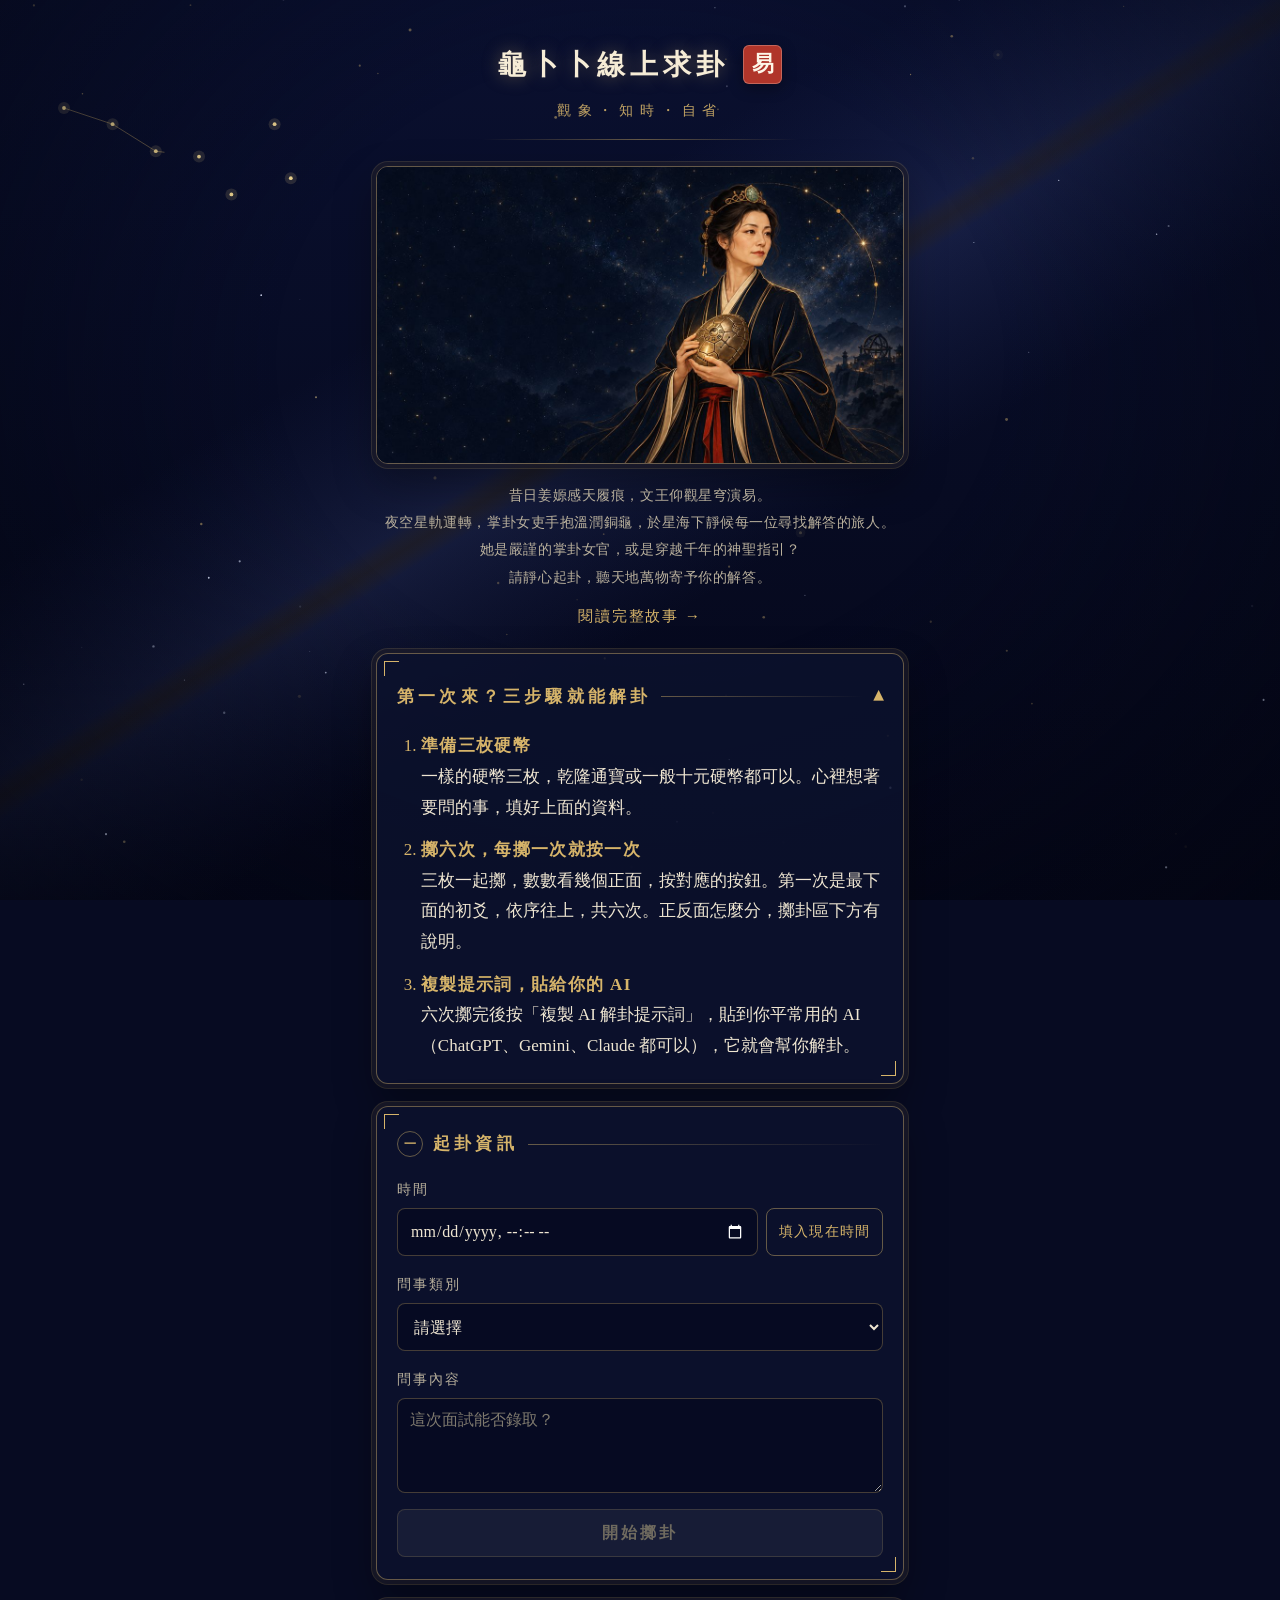
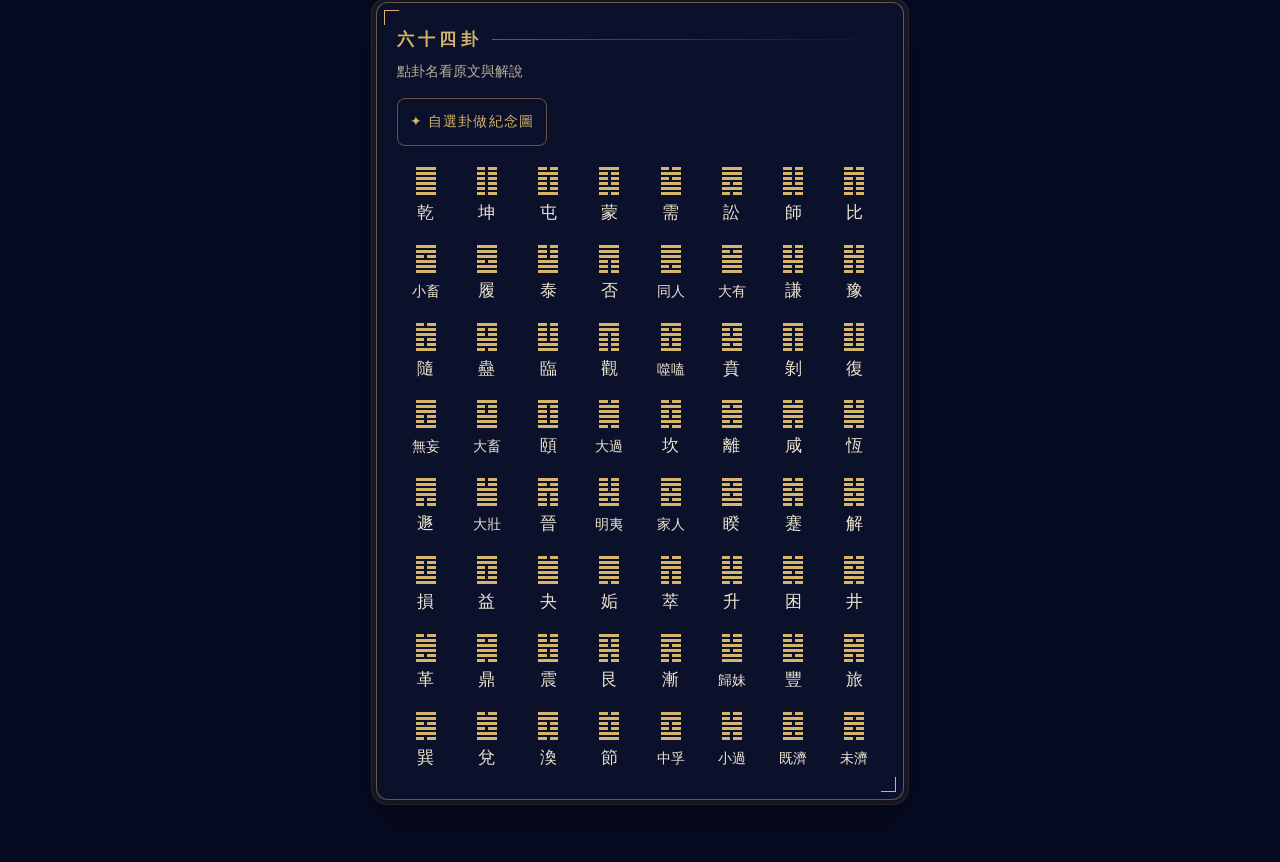
<file: index.html>
<!DOCTYPE html>
<html lang="zh-Hant-TW">
<head>
  <meta charset="UTF-8">
  <meta name="viewport" content="width=device-width, initial-scale=1">
  <title>龜卜卜線上求卦</title>
  <link rel="icon" href="images/favicon.svg" type="image/svg+xml">
  <link rel="icon" href="images/favicon-32.png" type="image/png" sizes="32x32">
  <link rel="apple-touch-icon" href="images/apple-touch-icon.png">
  <link rel="stylesheet" href="css/style.css">
</head>
<body>
  <canvas id="sky" aria-hidden="true"></canvas>
  <div class="sky-vignette" aria-hidden="true"></div>
  <div class="page">
    <header class="site-header">
      <div class="brand">
        <h1 class="site-title">龜卜卜線上求卦</h1>
        <span class="seal" aria-hidden="true">易</span>
      </div>
      <p class="tagline">觀象・知時・自省</p>
      <div class="header-rule" aria-hidden="true"></div>
    </header>

    <main class="site-main">
      <section class="encounter" aria-label="相遇">
        <img class="encounter-img" src="images/home-hero.jpg" width="1120" height="630" alt="掌卦女吏抱著銅龜，站在星空下">
        <div class="encounter-lines">
          <p><span>昔日姜嫄感天履痕，</span><span>文王仰觀星穹演易。</span></p>
          <p><span>夜空星軌運轉，</span><span>掌卦女吏手抱溫潤銅龜，</span><span>於星海下靜候每一位尋找解答的旅人。</span></p>
          <p><span>她是嚴謹的掌卦女官，</span><span>或是穿越千年的神聖指引？</span></p>
          <p><span>請靜心起卦，</span><span>聽天地萬物寄予你的解答。</span></p>
        </div>
        <p class="encounter-more"><a href="story.html">閱讀完整故事 →</a></p>
      </section>

      <details class="panel guide" id="guide">
        <summary class="panel-title">第一次來？三步驟就能解卦<span class="guide-mark" aria-hidden="true">▾</span></summary>
        <ol class="guide-steps">
          <li>
            <p class="guide-step-title">準備三枚硬幣</p>
            <p>一樣的硬幣三枚，乾隆通寶或一般十元硬幣都可以。心裡想著要問的事，填好上面的資料。</p>
          </li>
          <li>
            <p class="guide-step-title">擲六次，每擲一次就按一次</p>
            <p>三枚一起擲，數數看幾個正面，按對應的按鈕。第一次是最下面的初爻，依序往上，共六次。正反面怎麼分，擲卦區下方有說明。</p>
          </li>
          <li>
            <p class="guide-step-title">複製提示詞，貼給你的 AI</p>
            <p>六次擲完後按「複製 AI 解卦提示詞」，貼到你平常用的 AI（ChatGPT、Gemini、Claude 都可以），它就會幫你解卦。</p>
          </li>
        </ol>
      </details>

      <section class="panel cast-info" id="cast-info">
        <h2 class="panel-title"><span class="step" aria-hidden="true">一</span>起卦資訊</h2>

        <div class="field">
          <label class="field-label" for="cast-time">時間</label>
          <div class="time-row">
            <input class="input" type="datetime-local" id="cast-time">
            <button class="btn btn-small" type="button" id="fill-now">填入現在時間</button>
          </div>
        </div>

        <div class="field">
          <label class="field-label" for="cast-category">問事類別</label>
          <select class="input" id="cast-category">
            <option value="">請選擇</option>
            <option>工作</option>
            <option>財運</option>
            <option>經商</option>
            <option>感情</option>
            <option>家庭</option>
            <option>健康</option>
            <option>學業</option>
            <option>官司</option>
            <option>交友</option>
            <option>尋人(物)</option>
            <option>其他</option>
          </select>
        </div>

        <div class="field">
          <label class="field-label" for="cast-question">問事內容</label>
          <textarea class="input input-multiline" id="cast-question" rows="3" placeholder="這次面試能否錄取？"></textarea>
        </div>

        <button class="btn btn-primary btn-block" type="button" id="start-cast" disabled>開始擲卦</button>
      </section>

      <section class="summary" id="summary" hidden>
        <div class="summary-text">
          <span id="summary-time"></span>
          <span class="summary-tag" id="summary-category"></span>
          <span class="summary-question" id="summary-question"></span>
        </div>
        <button class="btn btn-small" type="button" id="edit-info">修改</button>
      </section>

      <section class="panel throw-area" id="throw-area" hidden>
        <h2 class="panel-title"><span class="step" aria-hidden="true">二</span><span id="throw-title">第 1 擲（初爻）</span></h2>

        <div class="throw-buttons" id="throw-buttons">
          <button class="throw-btn" type="button" data-backs="0">3正面<span class="coins" aria-hidden="true"></span></button>
          <button class="throw-btn" type="button" data-backs="1">2正面<span class="coins" aria-hidden="true"></span></button>
          <button class="throw-btn" type="button" data-backs="2">1正面<span class="coins" aria-hidden="true"></span></button>
          <button class="throw-btn" type="button" data-backs="3">3背面<span class="coins" aria-hidden="true"></span></button>
        </div>

        <div class="coin-note" id="coin-note">
          <p>備註：錢幣正面與反面判別方式如下：</p>
          <ul>
            <li><strong>正面</strong>：鑄有漢字「乾隆通寶」之一面，或硬幣的「人頭面」。</li>
            <li><strong>反面</strong>：鑄有「數字」之一面，或無漢字（僅有滿文／圖騰）之一面。</li>
          </ul>
        </div>

        <ol class="hexagram-log" id="hexagram-log"></ol>

        <button class="btn btn-block" type="button" id="undo-throw" disabled>退回上一步</button>
      </section>

      <div id="result-area" hidden>
        <section class="panel result">
          <h2 class="panel-title"><span class="step" aria-hidden="true">三</span>卦象</h2>

          <div class="result-figures" id="result-figures">
            <div class="figure-col">
              <p class="figure-name" id="figure-primary-name"></p>
              <ol class="figure figure-primary" id="figure-primary"></ol>
            </div>
            <span class="figure-arrow" id="figure-arrow" aria-hidden="true">→</span>
            <div class="figure-col" id="figure-changed-col">
              <p class="figure-name" id="figure-changed-name"></p>
              <ol class="figure figure-changed" id="figure-changed"></ol>
            </div>
          </div>

          <div class="hex-cards" id="hex-cards">
            <figure class="hex-card-col">
              <button class="hex-card" type="button" id="card-primary"><img alt=""></button>
              <figcaption>本卦</figcaption>
            </figure>
            <span class="hex-arrow" id="card-arrow" aria-hidden="true">→</span>
            <figure class="hex-card-col" id="card-changed-col">
              <button class="hex-card is-mirror" type="button" id="card-changed"><img alt=""><img class="hex-flip" alt=""></button>
              <figcaption>變卦</figcaption>
            </figure>
          </div>
          <p class="hex-hint">點牌卡可放大</p>

          <div class="field insight">
            <label class="field-label" for="insight">我的啟發（60 字以內，會印在紀念圖上；可留空）</label>
            <textarea class="input input-multiline" id="insight" rows="3" maxlength="60" placeholder="例如：腳步被卡住，不是因為你無能，而是這條路暫時通不過；強行硬衝只會耗損，轉向求助或蹲下累積，才能把一時的阻礙轉成長久的穩定。"></textarea>
            <p class="insight-count" id="insight-count" aria-live="polite">0 / 60</p>
          </div>
          <button class="btn btn-keep" type="button" id="download-keepsake">⬇ 下載紀念圖</button>

          <p class="result-zhande" id="result-zhande"></p>
          <p class="result-quiet" id="result-quiet">六爻安靜，無變卦</p>

          <div class="result-gua">
            <p class="gua-name" id="primary-name"></p>
            <blockquote class="gua-judgment" id="primary-judgment"></blockquote>
          </div>

          <div class="result-gua" id="changed-block">
            <p class="gua-name" id="changed-name"></p>
            <blockquote class="gua-judgment" id="changed-judgment"></blockquote>
          </div>

          <p class="result-moving" id="result-moving"></p>
        </section>

        <section class="panel copy-area">
          <h2 class="panel-title"><span class="step" aria-hidden="true">四</span>解卦與保存</h2>
          <button class="btn btn-primary btn-block" type="button" id="copy-prompt">複製 AI 解卦提示詞</button>
          <button class="btn btn-block" type="button" id="copy-note">複製到 Obsidian</button>
          <p class="copy-fail" id="copy-fail" hidden>無法自動複製，請展開下方預覽，長按選取文字複製</p>

          <details class="note-preview" id="note-preview">
            <summary>預覽筆記內容</summary>
            <pre id="note-text"></pre>
          </details>

          <button class="btn btn-block" type="button" id="new-cast">再起一卦</button>
        </section>
      </div>

      <section class="panel gua-index" id="gua-index">
        <h2 class="panel-title">六十四卦</h2>
        <p class="gua-index-hint" id="gua-index-hint">點卦名看原文與解說</p>
        <button class="btn btn-small pick-toggle" type="button" id="pick-toggle" aria-pressed="false">✦ 自選卦做紀念圖</button>
        <ol class="gua-grid" id="gua-grid"></ol>

        <div class="pick-preview" id="pick-preview" hidden>
          <div class="hex-cards">
            <figure class="hex-card-col">
              <button class="hex-card" type="button" id="pick-card-primary"><img alt=""></button>
              <figcaption>本卦</figcaption>
            </figure>
            <span class="hex-arrow" id="pick-arrow" aria-hidden="true">→</span>
            <figure class="hex-card-col" id="pick-changed-col">
              <button class="hex-card is-mirror" type="button" id="pick-card-changed"><img alt=""><img class="hex-flip" alt=""></button>
              <figcaption>變卦</figcaption>
            </figure>
          </div>
          <p class="hex-hint">點牌卡可放大</p>

          <div class="field insight">
            <label class="field-label" for="pick-insight">我的啟發（60 字以內，會印在紀念圖上；可留空）</label>
            <textarea class="input input-multiline" id="pick-insight" rows="3" maxlength="60" placeholder="例如：外表的修飾再美，也照不亮黑夜；收斂光芒、守住內心的明白，等待時機再出發。"></textarea>
            <p class="insight-count" id="pick-insight-count" aria-live="polite">0 / 60</p>
          </div>
          <button class="btn btn-keep" type="button" id="pick-download">⬇ 下載紀念圖</button>
        </div>
      </section>
    </main>
  </div>

  <div class="card-zoom" id="card-zoom" role="dialog" aria-modal="true" aria-label="牌卡放大檢視" hidden>
    <button class="hex-card" type="button" id="card-zoom-card" aria-label="關閉放大檢視"><img alt=""><img class="hex-flip" alt=""></button>
  </div>

  <script src="js/guide.js"></script>
  <script src="js/data.js"></script>
  <script src="js/yao.js"></script>
  <script src="js/prompt.js"></script>
  <script src="js/hex-card.js"></script>
  <script src="js/keepsake.js"></script>
  <script src="js/app.js"></script>
  <script src="js/gua-index.js"></script>
  <script src="js/sky.js"></script>
</body>
</html>
</file>
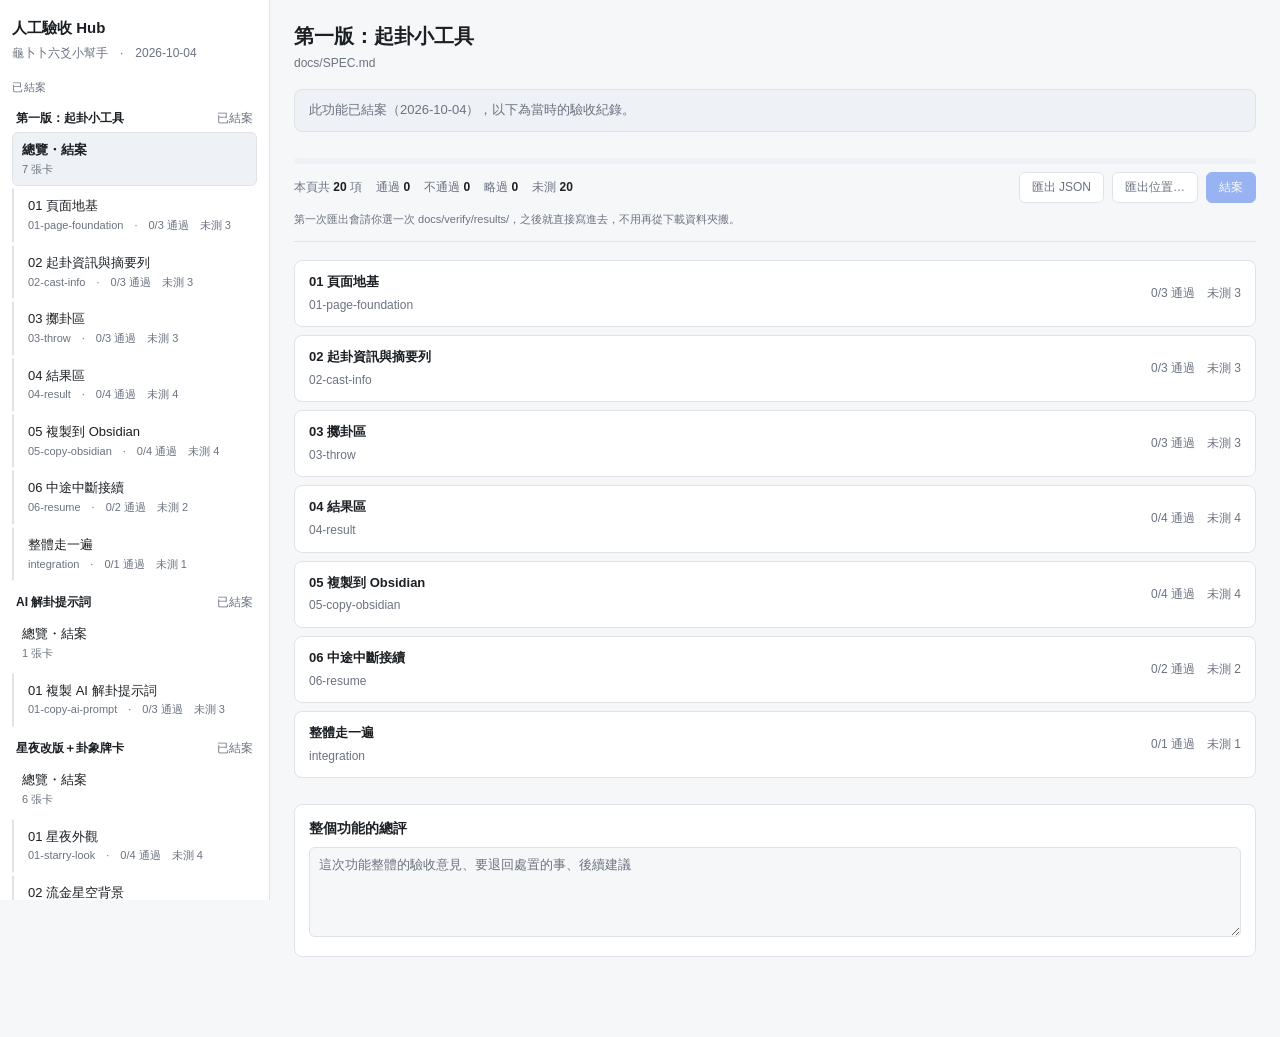
<file: docs/verify/index.html>
<!DOCTYPE html>
<html lang="zh-Hant">
<head>
<meta charset="utf-8">
<meta name="viewport" content="width=device-width, initial-scale=1">
<title>人工驗收 Hub</title>
<script src="data.js"></script>
<style>
:root{
  --bg:#f6f7f9; --panel:#ffffff; --border:#dfe3e8; --text:#1c2024; --muted:#6b7280;
  --accent:#2563eb; --pass:#15803d; --fail:#b91c1c; --skip:#a16207;
  --risk-high:#b91c1c; --risk-med:#a16207; --risk-low:#4b5563;
  --chip:#eef1f5; --code:#f2f4f7; --shadow:0 1px 2px rgba(0,0,0,.06);
}
@media (prefers-color-scheme:dark){
  :root{
    --bg:#15181c; --panel:#1d2126; --border:#333a42; --text:#e6e8eb; --muted:#98a1ad;
    --accent:#5b91f5; --pass:#4ade80; --fail:#f87171; --skip:#fbbf24;
    --risk-high:#f87171; --risk-med:#fbbf24; --risk-low:#98a1ad;
    --chip:#262c33; --code:#11151a; --shadow:none;
  }
}
*{box-sizing:border-box}
body{margin:0;background:var(--bg);color:var(--text);
  font:14px/1.6 "Noto Sans TC","Microsoft JhengHei",-apple-system,BlinkMacSystemFont,"Segoe UI",sans-serif}
button,input,textarea,select{font:inherit;color:inherit}
.layout{display:flex;min-height:100vh;align-items:stretch}
/* 側欄 */
aside{width:270px;flex:0 0 270px;background:var(--panel);border-right:1px solid var(--border);
  padding:16px 12px;position:sticky;top:0;height:100vh;overflow-y:auto}
aside h1{font-size:15px;margin:0 0 4px}
aside .proj{font-size:12px;color:var(--muted);margin-bottom:16px;word-break:break-all}
aside .grp{font-size:11px;color:var(--muted);letter-spacing:.05em;margin:16px 0 6px}
aside .chg{font-size:12px;font-weight:600;margin:12px 0 4px;padding:0 4px;
  display:flex;justify-content:space-between;gap:6px}
aside .chg span.n{font-weight:400;color:var(--muted)}
.navitem{display:block;width:100%;text-align:left;background:none;border:1px solid transparent;
  border-radius:6px;padding:7px 9px;cursor:pointer;margin-bottom:2px;font-size:13px}
.navitem.tk{padding-left:14px;border-left:2px solid var(--border);border-radius:0 6px 6px 0}
.navitem:hover{background:var(--chip)}
.navitem.active{background:var(--chip);border-color:var(--border);font-weight:600}
.navitem.active.tk{border-left-color:var(--accent)}
.navitem .sub{display:block;font-size:11px;color:var(--muted);font-weight:400}
/* 主區 */
main{flex:1;min-width:0;padding:20px 24px 80px;max-width:1100px}
header.chead{margin-bottom:16px}
header.chead h2{margin:0 0 2px;font-size:20px}
header.chead .meta{font-size:12px;color:var(--muted)}
.bar{position:sticky;top:0;z-index:5;background:var(--bg);padding:10px 0 12px;
  border-bottom:1px solid var(--border);margin-bottom:18px}
.progress{height:6px;background:var(--chip);border-radius:3px;overflow:hidden;display:flex;margin-bottom:8px}
.progress i{display:block;height:100%}
.stats{display:flex;gap:14px;flex-wrap:wrap;font-size:12px;color:var(--muted);align-items:center}
.stats b{color:var(--text)}
.filters{display:flex;gap:6px;flex-wrap:wrap;margin-top:10px}
.filters button{background:var(--panel);border:1px solid var(--border);border-radius:999px;
  padding:4px 11px;font-size:12px;cursor:pointer}
.filters button.on{background:var(--accent);border-color:var(--accent);color:#fff}
.acts{margin-left:auto;display:flex;gap:8px;flex-wrap:wrap}
.acts button{background:var(--panel);border:1px solid var(--border);border-radius:6px;
  padding:5px 12px;font-size:12px;cursor:pointer}
.acts button.primary{background:var(--accent);border-color:var(--accent);color:#fff}
.acts button:disabled{opacity:.45;cursor:not-allowed}
.savedir{font-size:11px;color:var(--muted);margin-top:8px}
/* 總覽頁的任務卡清單 */
.tklist{display:flex;flex-direction:column;gap:8px;margin-bottom:26px}
.tkrow{display:flex;align-items:center;gap:12px;background:var(--panel);border:1px solid var(--border);
  border-radius:8px;padding:11px 14px;cursor:pointer;text-align:left;width:100%}
.tkrow:hover{border-color:var(--accent)}
.tkrow .t{flex:1;min-width:0}
.tkrow .t b{display:block;font-size:13px}
.tkrow .t i{font-style:normal;font-size:12px;color:var(--muted)}
.tkrow .n{font-size:12px;color:var(--muted);white-space:nowrap}
/* 驗收項 */
.item{background:var(--panel);border:1px solid var(--border);border-left-width:3px;
  border-radius:8px;padding:13px 15px;margin-bottom:10px;box-shadow:var(--shadow)}
.item[data-v="pass"]{border-left-color:var(--pass)}
.item[data-v="fail"]{border-left-color:var(--fail)}
.item[data-v="skip"]{border-left-color:var(--skip)}
.chips{display:flex;gap:6px;flex-wrap:wrap;margin-bottom:7px;align-items:center}
.chip{font-size:11px;padding:2px 8px;border-radius:999px;background:var(--chip);color:var(--muted);
  white-space:nowrap}
.chip.manual{background:var(--risk-high);color:#fff;font-weight:600}
.chip.r-high{color:var(--risk-high);font-weight:600}
.chip.r-medium{color:var(--risk-med)}
.chip.r-low{color:var(--risk-low)}
.chip.ok{color:var(--pass)}
.chip.no{color:var(--fail)}
.itext{margin-bottom:9px}
/* Markdown 渲染 */
.md p{margin:0 0 8px}
.md p:last-child{margin-bottom:0}
.md ul,.md ol{margin:0 0 8px;padding-left:22px}
.md li{margin-bottom:3px}
.md h4{font-size:14px;margin:10px 0 6px}
.md hr{border:none;border-top:1px solid var(--border);margin:10px 0}
.md blockquote{margin:0 0 8px;padding:2px 0 2px 10px;border-left:3px solid var(--border);color:var(--muted)}
.md code{font-family:ui-monospace,SFMono-Regular,Menlo,Consolas,"Noto Sans Mono",monospace;
  font-size:12.5px;background:var(--code);border:1px solid var(--border);border-radius:4px;padding:1px 5px}
.md pre.code{background:var(--code);border:1px solid var(--border);border-radius:6px;
  padding:10px 12px;overflow-x:auto;margin:0 0 9px}
.md pre.code code{background:none;border:none;padding:0;font-size:12.5px;line-height:1.55;white-space:pre}
.md a{color:var(--accent)}
.md table{border-collapse:collapse;margin:0 0 9px;font-size:13px;display:block;overflow-x:auto}
.md th,.md td{border:1px solid var(--border);padding:5px 9px;text-align:left}
details.why{margin-bottom:9px}
details.why summary{font-size:12px;color:var(--muted);cursor:pointer;user-select:none}
details.why .body{font-size:12px;color:var(--muted);border-left:2px solid var(--border);
  padding:6px 0 6px 10px;margin-top:6px}
.verdict{display:flex;gap:6px;flex-wrap:wrap;align-items:center;margin-bottom:8px}
.verdict button{border:1px solid var(--border);background:var(--panel);border-radius:6px;
  padding:4px 13px;font-size:12px;cursor:pointer}
.verdict button.on[data-s="pass"]{background:var(--pass);border-color:var(--pass);color:#fff}
.verdict button.on[data-s="fail"]{background:var(--fail);border-color:var(--fail);color:#fff}
.verdict button.on[data-s="skip"]{background:var(--skip);border-color:var(--skip);color:#fff}
.verdict .lbl{font-size:12px;color:var(--muted);margin-right:2px}
.envs{border-top:1px dashed var(--border);padding-top:8px;margin-bottom:8px}
.envs .row{display:flex;align-items:center;gap:6px;margin-bottom:5px;flex-wrap:wrap}
.envs .row .name{font-size:12px;min-width:110px;color:var(--muted)}
.envs .addenv{font-size:12px;background:none;border:1px dashed var(--border);border-radius:6px;
  padding:3px 10px;cursor:pointer;color:var(--muted)}
textarea{width:100%;min-height:38px;border:1px solid var(--border);border-radius:6px;
  background:var(--bg);padding:7px 9px;resize:vertical;font-size:13px}
textarea::placeholder{color:var(--muted)}
.tnote,.cnote{background:var(--panel);border:1px solid var(--border);border-radius:8px;padding:12px 14px}
.tnote{margin-top:4px}
.cnote{margin-top:26px}
.cnote h3{margin:0 0 8px;font-size:14px}
.note-label{font-size:12px;color:var(--muted);margin-bottom:5px}
.pager{display:flex;gap:8px;margin-top:22px;flex-wrap:wrap}
.pager button{background:var(--panel);border:1px solid var(--border);border-radius:6px;
  padding:7px 14px;font-size:13px;cursor:pointer}
.pager button:disabled{opacity:.4;cursor:not-allowed}
.empty{color:var(--muted);padding:40px 0;text-align:center}
.toast{position:fixed;bottom:20px;left:50%;transform:translateX(-50%);background:var(--text);
  color:var(--bg);padding:9px 18px;border-radius:8px;font-size:13px;opacity:0;
  transition:opacity .2s;pointer-events:none;z-index:50;max-width:80vw;text-align:center}
.toast.show{opacity:1}
.closed-banner{background:var(--chip);border:1px solid var(--border);border-radius:8px;
  padding:10px 14px;margin-bottom:16px;font-size:13px;color:var(--muted)}
@media(max-width:760px){
  .layout{flex-direction:column}
  aside{width:auto;flex:none;height:auto;position:static;border-right:none;border-bottom:1px solid var(--border)}
  main{padding:16px}
}
</style>
</head>
<body>
<div class="layout">
  <aside>
    <h1>人工驗收 Hub</h1>
    <div class="proj" id="projName">—</div>
    <nav id="nav"></nav>
  </aside>
  <main id="main"></main>
</div>
<div class="toast" id="toast"></div>

<script>
"use strict";
var D = window.VERIFY_DATA || null;
var KEY_PREFIX = "verify::" + location.pathname + "::";
function $(s, r){ return (r || document).querySelector(s); }
function esc(s){
  return String(s == null ? "" : s).replace(/[&<>"]/g, function(c){
    return {"&":"&amp;","<":"&lt;",">":"&gt;",'"':"&quot;"}[c];
  });
}

/* ---------- Markdown 渲染 ----------
   驗收項的 text、spec.quote、各種理由都可以直接寫 Markdown：
   段落、清單、標題、引言、表格、粗體、行內 code，以及三個反引號圍起來的程式碼區塊。
   程式碼一律走 pre + code，不會被當成內文重排，也不會被 Markdown 語法吃掉。 */
function mdInline(s){
  var codes = [];
  s = String(s).replace(/`([^`\n]+)`/g, function(m, c){
    codes.push(c);
    return "@@CODE" + (codes.length - 1) + "@@";
  });
  s = esc(s);
  s = s.replace(/\[([^\]\n]+)\]\(([^)\s]+)\)/g,
    '<a href="$2" target="_blank" rel="noopener">$1</a>');
  s = s.replace(/\*\*([^*\n]+)\*\*/g, "<strong>$1</strong>");
  s = s.replace(/(^|[^*\w])\*([^*\n]+)\*/g, "$1<em>$2</em>");
  s = s.replace(/(^|[^_\w])_([^_\n]+)_/g, "$1<em>$2</em>");
  s = s.replace(/~~([^~\n]+)~~/g, "<del>$1</del>");
  return s.replace(/@@CODE(\d+)@@/g, function(m, i){
    return "<code>" + esc(codes[+i]) + "</code>";
  });
}
function mdRow(line){
  return line.replace(/^\s*\|/, "").replace(/\|\s*$/, "").split("|").map(function(c){
    return mdInline(c.trim());
  });
}
function md(src){
  if(src == null || src === "") return "";
  var lines = String(src).replace(/\r\n?/g, "\n").split("\n");
  var out = [], para = [], list = null, i = 0;
  function flushPara(){ if(para.length){ out.push("<p>" + para.join("<br>") + "</p>"); para = []; } }
  function flushList(){
    if(list){
      out.push("<" + list.tag + ">" +
        list.items.map(function(x){ return "<li>" + x + "</li>"; }).join("") +
        "</" + list.tag + ">");
      list = null;
    }
  }
  while(i < lines.length){
    var ln = lines[i];
    if(/^\s*```/.test(ln)){
      flushPara(); flushList();
      var buf = []; i++;
      while(i < lines.length && !/^\s*```\s*$/.test(lines[i])){ buf.push(lines[i]); i++; }
      i++;
      out.push('<pre class="code"><code>' + esc(buf.join("\n")) + "</code></pre>");
      continue;
    }
    if(/^\s*$/.test(ln)){ flushPara(); flushList(); i++; continue; }
    var h = ln.match(/^\s*(#{1,6})\s+(.*)$/);
    if(h){ flushPara(); flushList(); out.push("<h4>" + mdInline(h[2]) + "</h4>"); i++; continue; }
    if(/^\s*(---+|\*\*\*+)\s*$/.test(ln)){ flushPara(); flushList(); out.push("<hr>"); i++; continue; }
    if(/^\s*\|/.test(ln) && i + 1 < lines.length && /^\s*\|[\s:|-]+\|?\s*$/.test(lines[i + 1])){
      flushPara(); flushList();
      var head = mdRow(ln), rows = []; i += 2;
      while(i < lines.length && /^\s*\|/.test(lines[i])){ rows.push(mdRow(lines[i])); i++; }
      out.push("<table><thead><tr>" + head.map(function(c){ return "<th>" + c + "</th>"; }).join("") +
        "</tr></thead><tbody>" + rows.map(function(r){
          return "<tr>" + r.map(function(c){ return "<td>" + c + "</td>"; }).join("") + "</tr>";
        }).join("") + "</tbody></table>");
      continue;
    }
    var ul = ln.match(/^\s*[-*+]\s+(.*)$/);
    var ol = ln.match(/^\s*\d+[.)]\s+(.*)$/);
    if(ul || ol){
      flushPara();
      var tag = ul ? "ul" : "ol";
      if(!list || list.tag !== tag){ flushList(); list = { tag:tag, items:[] }; }
      list.items.push(mdInline((ul || ol)[1]));
      i++; continue;
    }
    if(/^\s*>\s?/.test(ln)){
      flushPara(); flushList();
      out.push("<blockquote>" + mdInline(ln.replace(/^\s*>\s?/, "")) + "</blockquote>");
      i++; continue;
    }
    flushList(); para.push(mdInline(ln)); i++;
  }
  flushPara(); flushList();
  return out.join("");
}

var state = null;         // 目前 change 的填寫狀態
var current = null;       // 目前 change 物件
var currentTicket = null; // 目前任務卡（null = 該 change 的總覽頁）
var filter = "all";       // all | untested | risky | failed
var dirHandle = null;     // 匯出落地資料夾（docs/verify/results/）

/* 儲存：localStorage 在 file:// 下是全機共用分區，故 key 必須加路徑前綴 */
function load(changeId){
  var blank = { verdict:{}, ticketNotes:{}, changeNote:"", envs:[] };
  try{
    var raw = localStorage.getItem(KEY_PREFIX + changeId);
    if(!raw) return blank;
    var o = JSON.parse(raw);
    return {
      verdict: o.verdict || {}, ticketNotes: o.ticketNotes || {},
      changeNote: o.changeNote || "", envs: o.envs || []
    };
  }catch(e){ return blank; }
}
function save(){
  try{ localStorage.setItem(KEY_PREFIX + current.id, JSON.stringify(state)); }
  catch(e){ toast("儲存失敗：瀏覽器封鎖了本機儲存，請改用匯出"); }
}
function toast(msg){
  var t = $("#toast"); t.textContent = msg; t.classList.add("show");
  clearTimeout(toast._t);
  toast._t = setTimeout(function(){ t.classList.remove("show"); }, 3200);
}

/* 取值 */
function V(id){
  if(!state.verdict[id]) state.verdict[id] = { status:"", note:"", envs:{} };
  if(!state.verdict[id].envs) state.verdict[id].envs = {};
  return state.verdict[id];
}
function changeItems(ch){
  var out = [];
  ch.tickets.forEach(function(t){ t.items.forEach(function(it){ out.push(it); }); });
  return out;
}
function envList(){
  var base = (D.environments || []).slice();
  (state.envs || []).forEach(function(e){
    if(!base.some(function(b){ return b.id === e.id; })) base.push(e);
  });
  return base;
}

/* 排序權重：人工必測 → 高風險且零覆蓋 → 高風險 → 零覆蓋 → 其餘 */
function weight(it){
  var cov = it.coverage || {};
  var auto = !!(cov.auto && cov.auto.covered);
  var ag = !!(cov.agent && cov.agent.covered);
  var bare = !auto && !ag;
  if(it.manualOnly) return 0;
  if(it.risk === "high" && bare) return 1;
  if(it.risk === "high") return 2;
  if(bare) return 3;
  return 4;
}
function passFilter(it){
  var s = V(it.id).status;
  if(filter === "untested") return !s;
  if(filter === "failed") return s === "fail";
  if(filter === "risky") return !!it.manualOnly || it.risk === "high";
  return true;
}

/* 統計 */
function statsOf(items){
  var s = { total:0, pass:0, fail:0, skip:0, untested:0 };
  items.forEach(function(it){
    s.total++;
    var v = V(it.id).status;
    if(v === "pass") s.pass++;
    else if(v === "fail") s.fail++;
    else if(v === "skip") s.skip++;
    else s.untested++;
  });
  return s;
}
function scopeItems(){
  return currentTicket ? currentTicket.items : changeItems(current);
}

/* 側欄：一張任務卡一頁 */
function renderNav(){
  $("#projName").textContent = D.project + "　·　" + (D.generatedAt || "");
  var open = D.changes.filter(function(c){ return c.status !== "closed"; });
  var closed = D.changes.filter(function(c){ return c.status === "closed"; });
  function block(c){
    var keepState = state, keepCurrent = current, keepTicket = currentTicket;
    current = c; state = load(c.id);
    var cs = statsOf(changeItems(c));
    var rows = c.tickets.map(function(t){
      var ts = statsOf(t.items);
      var sub = esc(t.id) + "　·　" + ts.pass + "/" + ts.total + " 通過" +
        (ts.fail ? "　✕" + ts.fail : "") + (ts.untested ? "　未測 " + ts.untested : "");
      var active = (keepCurrent && keepCurrent.id === c.id && keepTicket && keepTicket.id === t.id);
      return '<button class="navitem tk' + (active ? " active" : "") +
        '" data-go="' + esc(c.id) + '" data-tk="' + esc(t.id) + '">' + esc(t.title || t.id) +
        '<span class="sub">' + sub + "</span></button>";
    }).join("");
    state = keepState; current = keepCurrent; currentTicket = keepTicket;
    var ovActive = (current && current.id === c.id && !currentTicket);
    return '<div class="chg"><span>' + esc(c.name) + '</span><span class="n">' +
        (c.status === "closed" ? "已結案" : cs.pass + "/" + cs.total) + "</span></div>" +
      '<button class="navitem' + (ovActive ? " active" : "") + '" data-go="' + esc(c.id) +
        '">總覽・結案<span class="sub">' + c.tickets.length + " 張卡</span></button>" + rows;
  }
  $("#nav").innerHTML =
    (open.length ? '<div class="grp">驗收中</div>' + open.map(block).join("") : "") +
    (closed.length ? '<div class="grp">已結案</div>' + closed.map(block).join("") : "");
  Array.prototype.forEach.call($("#nav").querySelectorAll("[data-go]"), function(b){
    b.onclick = function(){ go(b.dataset.go, b.dataset.tk || null); };
  });
}

/* 驗收項 */
function itemHTML(it){
  var v = V(it.id);
  var cov = it.coverage || {};
  var auto = cov.auto || {}, ag = cov.agent || {};
  var riskTxt = { high:"風險高", medium:"風險中", low:"風險低" }[it.risk] || "風險未評";
  var chips = [
    it.manualOnly ? '<span class="chip manual">人工必測</span>' : "",
    '<span class="chip r-' + esc(it.risk || "low") + '">' + riskTxt + "</span>",
    auto.covered ? '<span class="chip ok">自動化測試 ✓</span>' : '<span class="chip no">自動化測試 ✕</span>',
    ag.covered ? '<span class="chip ok">AI 驗過 ✓</span>' : '<span class="chip no">AI 驗過 ✕</span>',
    (it.spec && it.spec.ref) ? '<span class="chip">' + esc(it.spec.ref) + "</span>" : "",
    it.crossEnv ? '<span class="chip">跨環境</span>' : ""
  ].join("");

  var why = [
    it.riskReason ? "**風險理由：**" + it.riskReason : "",
    (it.manualOnly && it.manualOnlyReason) ? "**人工必測理由：**" + it.manualOnlyReason : "",
    (auto.covered && auto.ref) ? "**自動化測試：**`" + auto.ref + "`" : "",
    (ag.covered && ag.how) ? "**AI 怎麼驗的：**" + ag.how : "",
    (it.spec && it.spec.quote) ? "**規格原文：**" + it.spec.quote : ""
  ].filter(Boolean).join("\n\n");

  function btn(s, label){
    return '<button data-act="v" data-id="' + esc(it.id) + '" data-s="' + s + '" class="' +
      (v.status === s ? "on" : "") + '">' + label + "</button>";
  }

  var envs = "";
  if(it.crossEnv){
    envs = '<div class="envs">' + envList().map(function(e){
      var cur = v.envs[e.id] || "";
      function eb(s, label){
        return '<button data-act="ev" data-id="' + esc(it.id) + '" data-env="' + esc(e.id) +
          '" data-s="' + s + '" class="' + (cur === s ? "on" : "") + '">' + label + "</button>";
      }
      return '<div class="row"><span class="name">' + esc(e.label) + "</span>" +
        '<span class="verdict" style="margin:0">' + eb("pass","通過") + eb("fail","不通過") + eb("skip","略過") +
        "</span></div>";
    }).join("") + '<button class="addenv" data-act="addenv">＋ 新增環境</button></div>';
  }

  return '<div class="item" data-v="' + esc(v.status) + '" data-item="' + esc(it.id) + '">' +
    '<div class="chips">' + chips + "</div>" +
    '<div class="itext md">' + md(it.text) + "</div>" +
    (why ? '<details class="why"><summary>依據與覆蓋細節</summary><div class="body md">' + md(why) + "</div></details>" : "") +
    '<div class="verdict"><span class="lbl">結果</span>' + btn("pass","通過") + btn("fail","不通過") + btn("skip","略過") + "</div>" +
    envs +
    '<textarea data-act="note" data-id="' + esc(it.id) + '" placeholder="這一項的意見／不通過的話發生什麼">' +
    esc(v.note) + "</textarea></div>";
}

/* 結案閘門：卡沒補齊就不准結案——逐卡驗收時 Hub 裡只有已納入的卡，
   否則驗完第一張卡就會誤以為整個 change 驗完了 */
function closeGate(s){
  if(current.status === "closed") return { ok:false, why:"已結案" };
  if(current.allTicketsLoaded !== true)
    return { ok:false, why:"還有任務卡沒納入驗收（要等這個功能的最後一張卡也驗完才會補齊）" };
  if(!s.total) return { ok:false, why:"沒有驗收項目" };
  if(s.untested) return { ok:false, why:"還有 " + s.untested + " 項沒測" };
  if(s.fail) return { ok:false, why:"還有 " + s.fail + " 項不通過" };
  return { ok:true, why:"產生結案摘要" };
}

/* 統計列（含匯出／結案鈕）；s 是「目前這一頁」的統計 */
function barHTML(s, showFilters){
  function pct(n){ return (s.total ? (n / s.total * 100).toFixed(2) : 0) + "%"; }
  function fbtn(k, label){
    return '<button data-act="filter" data-f="' + k + '" class="' + (filter === k ? "on" : "") + '">' + label + "</button>";
  }
  var cs = statsOf(changeItems(current));
  var gate = closeGate(cs);
  var closed = current.status === "closed";
  return '<div class="bar"><div class="progress">' +
      '<i style="width:' + pct(s.pass) + ';background:var(--pass)"></i>' +
      '<i style="width:' + pct(s.fail) + ';background:var(--fail)"></i>' +
      '<i style="width:' + pct(s.skip) + ';background:var(--skip)"></i></div>' +
    '<div class="stats">' +
      "<span>本頁共 <b>" + s.total + "</b> 項</span>" +
      "<span>通過 <b>" + s.pass + "</b></span>" +
      "<span>不通過 <b>" + s.fail + "</b></span>" +
      "<span>略過 <b>" + s.skip + "</b></span>" +
      "<span>未測 <b>" + s.untested + "</b></span>" +
      (currentTicket ? '<span class="chip" id="chgstat">整個 change ' + cs.pass + "/" + cs.total + "</span>" : "") +
      (current.allTicketsLoaded === true || closed ? "" :
        '<span class="chip" title="逐卡驗收中，Hub 只放已完成的卡">任務卡尚未補齊</span>') +
      '<span class="acts"><button data-act="export">匯出 JSON</button>' +
      '<button data-act="pickdir" title="改選匯出要落地的資料夾">匯出位置…</button>' +
      '<button data-act="close" class="primary" ' + (gate.ok ? "" : "disabled") +
      ' title="' + esc(gate.why) + '">結案</button></span>' +
    "</div>" +
    (showFilters ? '<div class="filters">' + fbtn("all","全部") + fbtn("untested","只看未測") +
      fbtn("risky","只看高風險／人工必測") + fbtn("failed","只看不通過") + "</div>" : "") +
    '<div class="savedir" id="savedir"></div></div>';
}
function renderSaveDir(){
  var el = $("#savedir"); if(!el) return;
  el.textContent = dirHandle
    ? "匯出直接寫進資料夾：" + dirHandle.name + "／（要換位置按「匯出位置…」）"
    : (window.showDirectoryPicker
        ? "第一次匯出會請你選一次 docs/verify/results/，之後就直接寫進去，不用再從下載資料夾搬。"
        : "此瀏覽器不支援指定資料夾，匯出會落在下載資料夾，請手動放進 docs/verify/results/。");
}

/* 主區：一張任務卡一頁 */
function render(){
  if(!current){ $("#main").innerHTML = '<div class="empty">左側選一張任務卡開始驗收</div>'; return; }
  var closed = current.status === "closed";
  var banner = closed ? '<div class="closed-banner">此功能已結案' +
    (current.closedAt ? "（" + esc(current.closedAt) + "）" : "") + "，以下為當時的驗收紀錄。</div>" : "";

  if(currentTicket){
    var s = statsOf(currentTicket.items);
    var items = currentTicket.items.slice().sort(function(a, b){ return weight(a) - weight(b); }).filter(passFilter);
    var idx = current.tickets.indexOf(currentTicket);
    var prev = current.tickets[idx - 1], next = current.tickets[idx + 1];
    var tn = state.ticketNotes[currentTicket.id] || "";
    $("#main").innerHTML =
      '<header class="chead"><h2>' + esc(currentTicket.title || currentTicket.id) + "</h2>" +
      '<div class="meta">' + esc(current.name) + "　·　" + esc(currentTicket.id) +
      "　·　第 " + (idx + 1) + " ／ " + current.tickets.length + " 張卡</div></header>" +
      banner +
      barHTML(s, true) +
      (items.length ? items.map(itemHTML).join("") : '<div class="empty">目前篩選條件下沒有項目</div>') +
      '<div class="tnote"><div class="note-label">這張任務卡的整體意見</div>' +
      '<textarea data-act="tnote" data-id="' + esc(currentTicket.id) + '" placeholder="對這張卡的整體評語">' +
      esc(tn) + "</textarea></div>" +
      '<div class="pager">' +
      '<button data-act="goto" data-tk="' + (prev ? esc(prev.id) : "") + '"' + (prev ? "" : " disabled") +
        ">← " + (prev ? esc(prev.title || prev.id) : "沒有上一張") + "</button>" +
      '<button data-act="goto" data-tk="' + (next ? esc(next.id) : "") + '"' + (next ? "" : " disabled") +
        ">" + (next ? esc(next.title || next.id) : "沒有下一張") + " →</button>" +
      '<button data-act="goto" data-tk="__overview__">總覽・結案</button></div>';
  } else {
    var cs = statsOf(changeItems(current));
    var rows = current.tickets.map(function(t){
      var ts = statsOf(t.items);
      return '<button class="tkrow" data-act="goto" data-tk="' + esc(t.id) + '">' +
        '<span class="t"><b>' + esc(t.title || t.id) + "</b><i>" + esc(t.id) + "</i></span>" +
        '<span class="n">' + ts.pass + "/" + ts.total + " 通過" +
        (ts.fail ? "　✕" + ts.fail : "") + (ts.untested ? "　未測 " + ts.untested : "") + "</span></button>";
    }).join("");
    $("#main").innerHTML =
      '<header class="chead"><h2>' + esc(current.name) + "</h2>" +
      '<div class="meta">' + esc(current.specRef || "") + "</div></header>" +
      banner +
      barHTML(cs, false) +
      '<div class="tklist">' + (rows || '<div class="empty">這個功能還沒有任務卡進 Hub</div>') + "</div>" +
      '<div class="cnote"><h3>整個功能的總評</h3>' +
      '<textarea data-act="cnote" style="min-height:90px" ' +
      'placeholder="這次功能整體的驗收意見、要退回處置的事、後續建議">' + esc(state.changeNote) + "</textarea></div>";
  }
  renderSaveDir();
  renderNav();
}

/* 只更新統計列與側欄，不重建整頁——否則使用者展開的細節會被收摺、頁面會跳位 */
function refreshStatus(){
  var s = statsOf(scopeItems());
  var cs = statsOf(changeItems(current));
  function pct(n){ return (s.total ? (n / s.total * 100).toFixed(2) : 0) + "%"; }
  var p = document.querySelectorAll(".progress i");
  if(p.length === 3){
    p[0].style.width = pct(s.pass);
    p[1].style.width = pct(s.fail);
    p[2].style.width = pct(s.skip);
  }
  var b = document.querySelectorAll(".stats b");
  if(b.length === 5){
    b[0].textContent = s.total; b[1].textContent = s.pass; b[2].textContent = s.fail;
    b[3].textContent = s.skip;  b[4].textContent = s.untested;
  }
  var cg = $("#chgstat");
  if(cg) cg.textContent = "整個功能 " + cs.pass + "/" + cs.total;
  var cb = $('[data-act="close"]');
  if(cb){
    var g = closeGate(cs);
    cb.disabled = !g.ok;
    cb.title = g.why;
  }
  renderNav();
}

/* 事件 */
document.addEventListener("click", function(e){
  var b = e.target.closest("[data-act]"); if(!b) return;
  var a = b.dataset.act;
  if(a === "v"){
    var v = V(b.dataset.id);
    v.status = (v.status === b.dataset.s) ? "" : b.dataset.s;
    save();
    var box = b.closest(".item");
    box.dataset.v = v.status;
    Array.prototype.forEach.call(box.querySelectorAll('[data-act="v"]'), function(x){
      x.classList.toggle("on", x.dataset.s === v.status);
    });
    refreshStatus();
  } else if(a === "ev"){
    var ev = V(b.dataset.id), key = b.dataset.env;
    ev.envs[key] = (ev.envs[key] === b.dataset.s) ? "" : b.dataset.s;
    save();
    Array.prototype.forEach.call(b.closest(".row").querySelectorAll('[data-act="ev"]'), function(x){
      x.classList.toggle("on", x.dataset.s === ev.envs[key]);
    });
  } else if(a === "addenv"){
    var label = prompt("環境名稱（例：公司桌電 Chrome、家用筆電、iPhone Safari）");
    if(!label) return;
    if(!state.envs) state.envs = [];
    state.envs.push({ id: "env-" + Date.now().toString(36), label: label });
    save(); render();
  } else if(a === "goto"){
    if(b.disabled) return;
    var tk = b.dataset.tk;
    go(current.id, (!tk || tk === "__overview__") ? null : tk);
  } else if(a === "filter"){
    filter = b.dataset.f; render();
  } else if(a === "export"){
    exportJSON();
  } else if(a === "pickdir"){
    pickDir().then(function(h){ if(h){ toast("之後匯出會直接寫進：" + h.name); renderSaveDir(); } });
  } else if(a === "close"){
    closeChange();
  }
});
document.addEventListener("input", function(e){
  var t = e.target; var a = t.dataset && t.dataset.act; if(!a) return;
  if(a === "note") V(t.dataset.id).note = t.value;
  else if(a === "tnote") state.ticketNotes[t.dataset.id] = t.value;
  else if(a === "cnote") state.changeNote = t.value;
  else return;
  clearTimeout(document._sv);
  document._sv = setTimeout(save, 300);
});

/* ---------- 匯出：優先直接寫進 docs/verify/results/ ----------
   使用者選一次資料夾，handle 存進 IndexedDB，之後匯出就直接落地，
   不用再從下載資料夾手動剪貼。瀏覽器不支援（Firefox／Safari，或 file:// 被擋）時退回下載。 */
var IDB_NAME = "verifyHub", IDB_STORE = "handles", DIR_KEY = "resultsDir";
function idb(){
  return new Promise(function(res, rej){
    var r = indexedDB.open(IDB_NAME, 1);
    r.onupgradeneeded = function(){ r.result.createObjectStore(IDB_STORE); };
    r.onsuccess = function(){ res(r.result); };
    r.onerror = function(){ rej(r.error); };
  });
}
function idbGet(k){
  return idb().then(function(db){
    return new Promise(function(res, rej){
      var q = db.transaction(IDB_STORE, "readonly").objectStore(IDB_STORE).get(k);
      q.onsuccess = function(){ res(q.result); };
      q.onerror = function(){ rej(q.error); };
    });
  });
}
function idbSet(k, v){
  return idb().then(function(db){
    return new Promise(function(res, rej){
      var tx = db.transaction(IDB_STORE, "readwrite");
      tx.objectStore(IDB_STORE).put(v, k);
      tx.oncomplete = function(){ res(true); };
      tx.onerror = function(){ rej(tx.error); };
    });
  });
}
function pickDir(){
  if(!window.showDirectoryPicker){
    toast("此瀏覽器不支援指定資料夾，匯出會落在下載資料夾");
    return Promise.resolve(null);
  }
  return window.showDirectoryPicker({ id:"verify-results", mode:"readwrite" })
    .then(function(h){
      dirHandle = h;
      return idbSet(DIR_KEY, h).catch(function(){ return null; }).then(function(){ return h; });
    })
    .catch(function(){ return null; });
}
function download(name, text){
  var a = document.createElement("a");
  a.href = URL.createObjectURL(new Blob([text], { type:"application/json" }));
  a.download = name; a.click();
  setTimeout(function(){ URL.revokeObjectURL(a.href); }, 1000);
}
function writeToDir(h, name, text){
  return h.getFileHandle(name, { create:true })
    .then(function(fh){ return fh.createWritable(); })
    .then(function(w){ return Promise.resolve(w.write(text)).then(function(){ return w.close(); }); });
}
/* 必須在使用者點擊的當下呼叫——選資料夾與權限都需要使用者手勢 */
function saveFile(name, text, okMsg){
  function fallback(){
    download(name, text);
    toast("已下載 " + name + "　請放進 docs/verify/results/ 後告訴 Claude");
  }
  if(!window.showDirectoryPicker){ fallback(); return; }
  var step = dirHandle
    ? dirHandle.queryPermission({ mode:"readwrite" }).then(function(p){
        if(p === "granted") return dirHandle;
        return dirHandle.requestPermission({ mode:"readwrite" }).then(function(p2){
          return p2 === "granted" ? dirHandle : pickDir();
        });
      }).catch(function(){ return pickDir(); })
    : pickDir();
  step.then(function(h){
    if(!h){ fallback(); return null; }
    return writeToDir(h, name, text).then(function(){
      renderSaveDir();
      toast(okMsg + "：已寫入 " + h.name + "／" + name);
    });
  }).catch(function(){ fallback(); });
}

function buildResult(){
  var items = changeItems(current);
  var s = statsOf(items);
  var verdict = {};
  items.forEach(function(it){
    var v = V(it.id);
    if(v.status || v.note || Object.keys(v.envs).length)
      verdict[it.id] = { status:v.status, note:v.note, envs:v.envs };
  });
  return {
    project: D.project, changeId: current.id, changeName: current.name,
    exportedAt: new Date().toISOString(),
    environments: envList(), summary: s,
    verdict: verdict, ticketNotes: state.ticketNotes, changeNote: state.changeNote
  };
}
function exportJSON(){
  saveFile(current.id + ".json", JSON.stringify(buildResult(), null, 2), "已匯出");
}
function closeChange(){
  var r = buildResult(); r.closeRequested = true;
  saveFile(current.id + "-結案.json", JSON.stringify(r, null, 2), "結案檔已產出");
}

/* 啟動 */
function parseHash(){
  var parts = location.hash.slice(1).split("::");
  return {
    change: decodeURIComponent(parts[0] || ""),
    ticket: parts[1] ? decodeURIComponent(parts[1]) : null
  };
}
/* 貼網址、上一頁／下一頁也要能直接跳到那張卡 */
window.addEventListener("hashchange", function(){
  var h = parseHash();
  var sameChange = current && current.id === h.change;
  var sameTicket = (currentTicket ? currentTicket.id : null) === h.ticket;
  if(sameChange && sameTicket) return;
  if(h.change) go(h.change, h.ticket);
});
function go(changeId, ticketId){
  var target = null;
  D.changes.forEach(function(c){ if(c.id === changeId) target = c; });
  if(!target) return;
  current = target; currentTicket = null;
  state = load(current.id);
  if(ticketId) current.tickets.forEach(function(t){ if(t.id === ticketId) currentTicket = t; });
  filter = "all";
  location.hash = "#" + encodeURIComponent(current.id) +
    (currentTicket ? "::" + encodeURIComponent(currentTicket.id) : "");
  render();
  window.scrollTo(0, 0);
}
if(!D || !D.changes || !D.changes.length){
  document.body.innerHTML = '<div class="empty" style="padding:60px">' +
    "找不到 data.js 的驗收資料。<br>請確認 <code>docs/verify/data.js</code> 存在，且與本檔放在同一層。</div>";
} else {
  (window.indexedDB ? idbGet(DIR_KEY).catch(function(){ return null; }) : Promise.resolve(null))
    .then(function(h){ dirHandle = h || null; renderSaveDir(); });
  var want = parseHash();
  var wantChange = want.change, wantTicket = want.ticket;
  var first = null;
  D.changes.forEach(function(c){ if(!first && c.id === wantChange) first = c; });
  if(!first){
    wantTicket = null;
    D.changes.forEach(function(c){ if(!first && c.status !== "closed") first = c; });
  }
  if(!first) first = D.changes[0];
  go(first.id, wantTicket);
}
</script>
</body>
</html>
</file>
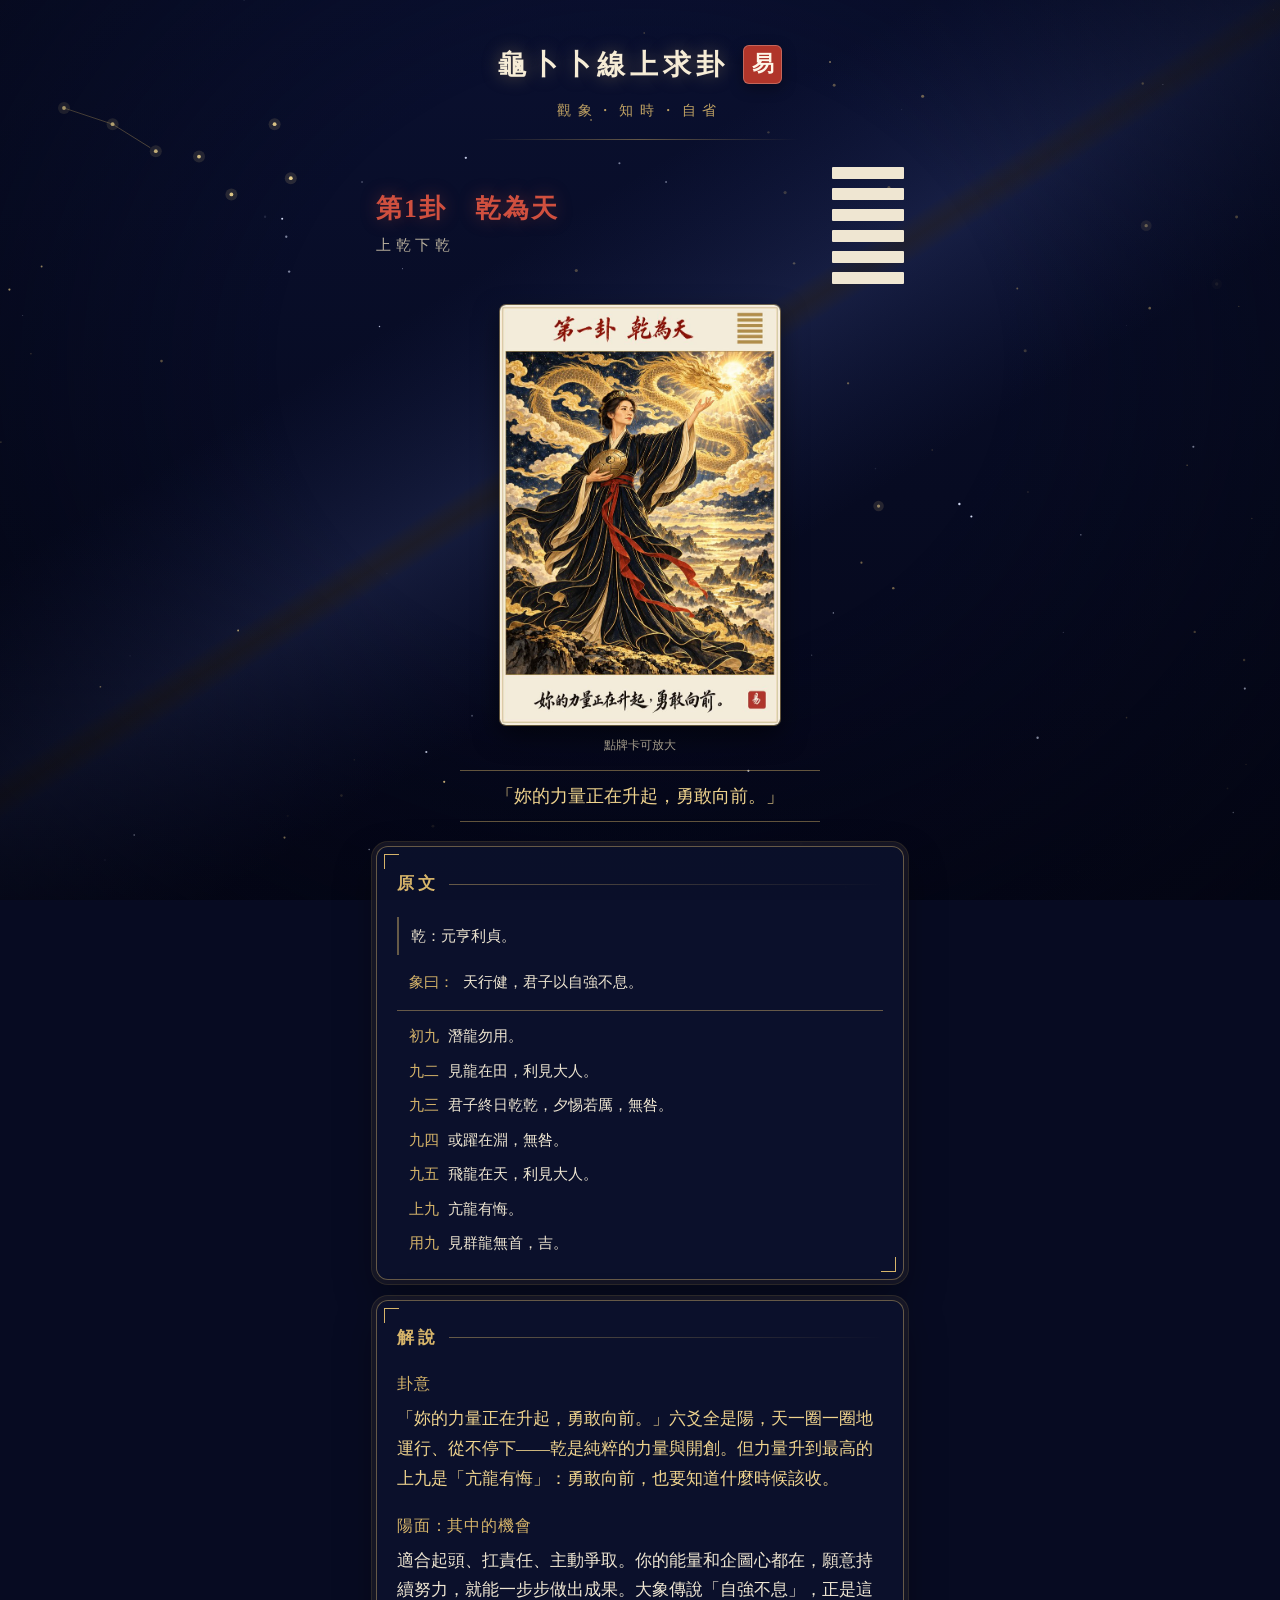
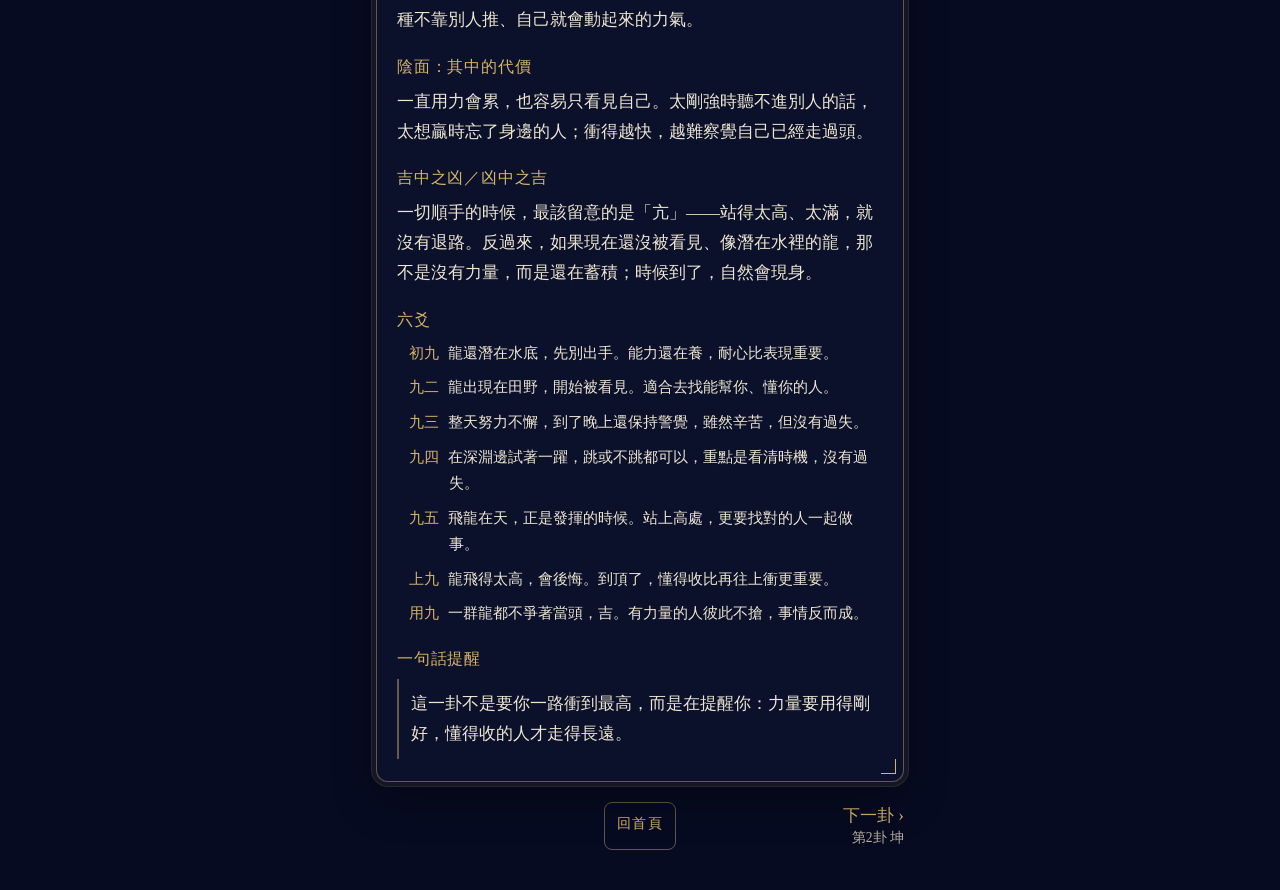
<file: gua.html>
<!DOCTYPE html>
<html lang="zh-Hant-TW">
<head>
  <meta charset="UTF-8">
  <meta name="viewport" content="width=device-width, initial-scale=1">
  <title>卦典｜龜卜卜線上求卦</title>
  <link rel="icon" href="images/favicon.svg" type="image/svg+xml">
  <link rel="icon" href="images/favicon-32.png" type="image/png" sizes="32x32">
  <link rel="apple-touch-icon" href="images/apple-touch-icon.png">
  <link rel="stylesheet" href="css/style.css">
</head>
<body>
  <canvas id="sky" aria-hidden="true"></canvas>
  <div class="sky-vignette" aria-hidden="true"></div>
  <div class="page">
    <header class="site-header">
      <div class="brand">
        <h1 class="site-title"><a href="index.html">龜卜卜線上求卦</a></h1>
        <span class="seal" aria-hidden="true">易</span>
      </div>
      <p class="tagline">觀象・知時・自省</p>
      <div class="header-rule" aria-hidden="true"></div>
    </header>

    <main class="site-main">
      <div class="gua-head">
        <div class="gua-head-text">
          <h2 class="gua-title" id="gua-title"></h2>
          <p class="gua-trigrams" id="gua-trigrams"></p>
        </div>
        <ol class="figure" id="gua-figure" aria-hidden="true"></ol>
      </div>

      <figure class="gua-card">
        <button class="hex-card" type="button" id="gua-card"><img alt=""></button>
        <figcaption class="hex-hint">點牌卡可放大</figcaption>
      </figure>

      <blockquote class="card-words" id="card-words"></blockquote>

      <section class="panel gua-section">
        <h2 class="panel-title">原文</h2>
        <blockquote class="gua-judgment" id="gua-judgment"></blockquote>
        <p class="gua-xiang"><span class="gua-label">象曰：</span><span id="gua-xiang"></span></p>
        <ol class="gua-yao" id="gua-yao"></ol>
      </section>

      <section class="panel gua-section">
        <h2 class="panel-title">解說</h2>
        <p class="gua-pending" id="gua-pending">解說撰寫中</p>
        <div class="gua-commentary" id="gua-commentary" hidden>
          <h3 class="gua-sub">卦意</h3>
          <p class="gua-meaning" id="c-meaning"></p>
          <h3 class="gua-sub">陽面：其中的機會</h3>
          <p id="c-yang"></p>
          <h3 class="gua-sub">陰面：其中的代價</h3>
          <p id="c-yin"></p>
          <h3 class="gua-sub">吉中之凶／凶中之吉</h3>
          <p id="c-flip"></p>
          <h3 class="gua-sub">六爻</h3>
          <ol class="gua-yao gua-yao-plain" id="c-yao"></ol>
          <h3 class="gua-sub">一句話提醒</h3>
          <p class="gua-remind" id="c-remind"></p>
        </div>
      </section>

      <nav class="gua-nav" aria-label="換卦">
        <a class="gua-nav-prev" id="gua-prev" href="#"></a>
        <a class="btn btn-small gua-nav-home" href="index.html">回首頁</a>
        <a class="gua-nav-next" id="gua-next" href="#"></a>
      </nav>
    </main>
  </div>

  <div class="card-zoom" id="card-zoom" role="dialog" aria-modal="true" aria-label="牌卡放大檢視" hidden>
    <button class="hex-card" type="button" id="card-zoom-card" aria-label="關閉放大檢視"><img alt=""><img class="hex-flip" alt=""></button>
  </div>

  <script src="js/data.js"></script>
  <script src="js/yao.js"></script>
  <script src="js/gua-text.js"></script>
  <script src="js/hex-card.js"></script>
  <script src="js/gua.js"></script>
  <script src="js/sky.js"></script>
</body>
</html>
</file>
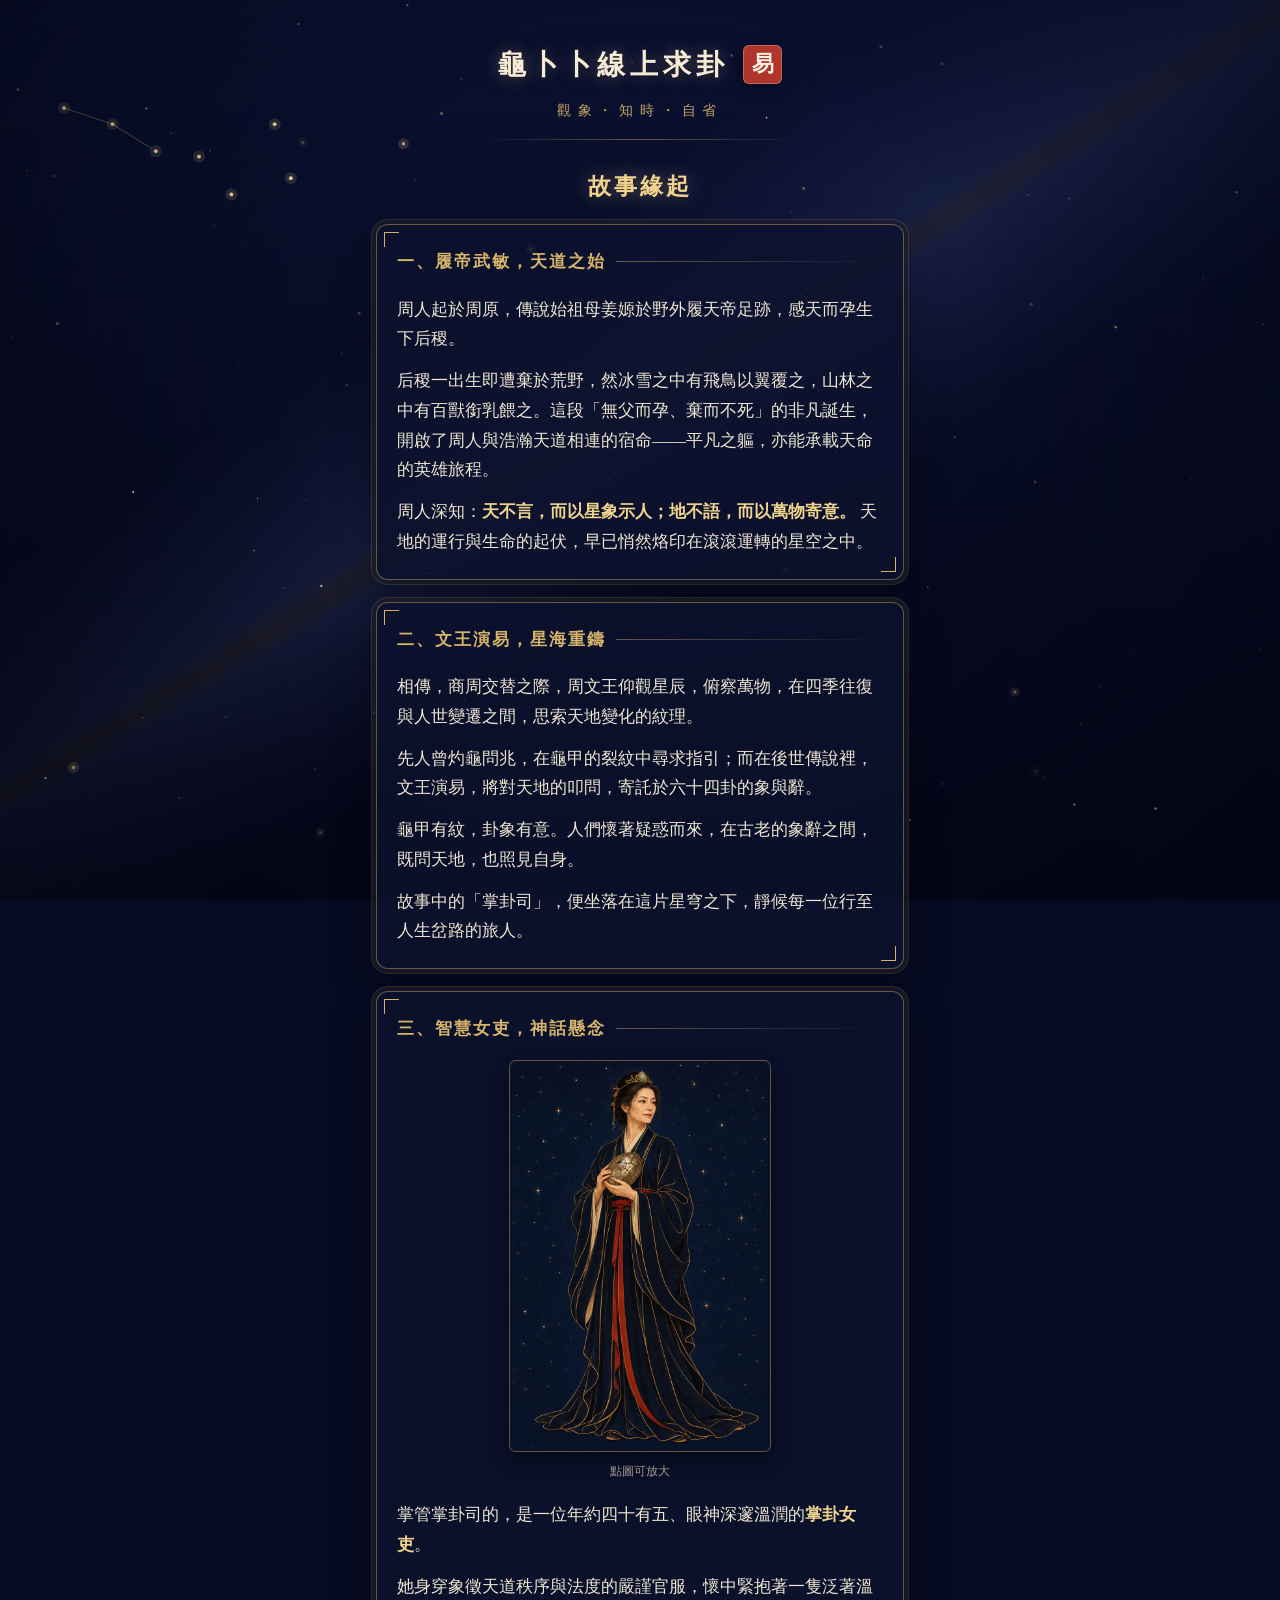
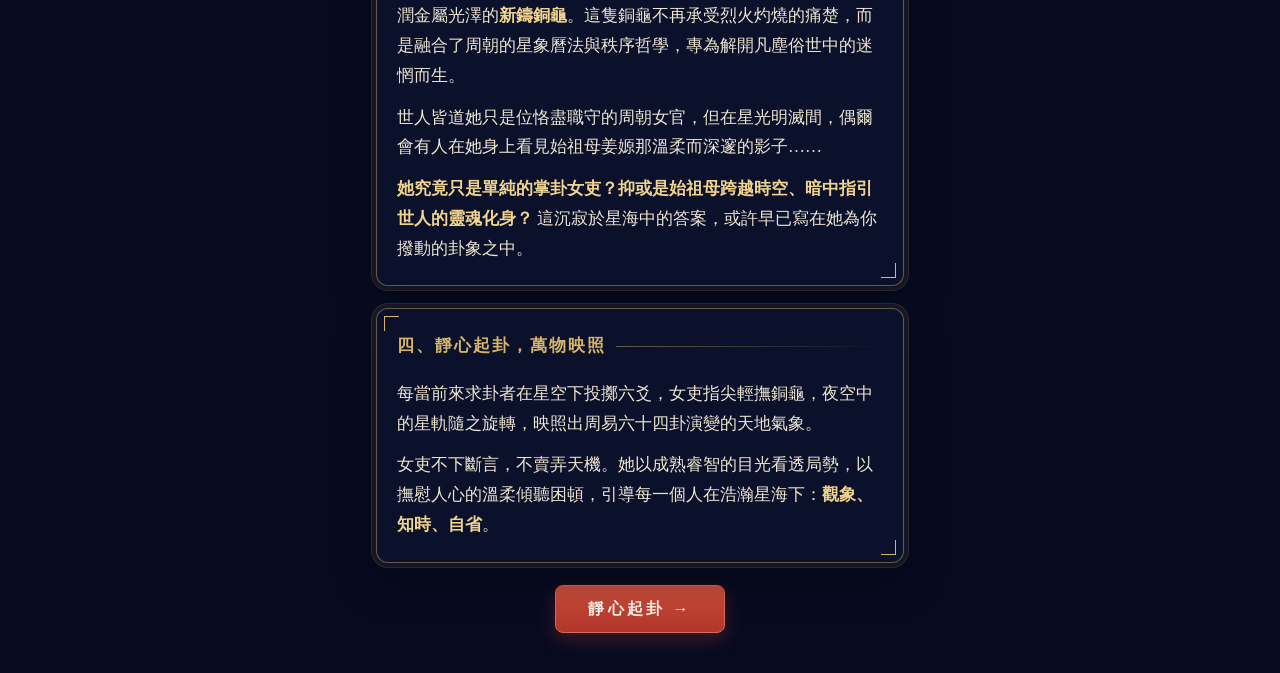
<file: story.html>
<!DOCTYPE html>
<html lang="zh-Hant-TW">
<head>
  <meta charset="UTF-8">
  <meta name="viewport" content="width=device-width, initial-scale=1">
  <title>故事緣起｜龜卜卜線上求卦</title>
  <link rel="icon" href="images/favicon.svg" type="image/svg+xml">
  <link rel="icon" href="images/favicon-32.png" type="image/png" sizes="32x32">
  <link rel="apple-touch-icon" href="images/apple-touch-icon.png">
  <link rel="stylesheet" href="css/style.css">
</head>
<body>
  <canvas id="sky" aria-hidden="true"></canvas>
  <div class="sky-vignette" aria-hidden="true"></div>
  <div class="page">
    <header class="site-header">
      <div class="brand">
        <h1 class="site-title"><a href="index.html">龜卜卜線上求卦</a></h1>
        <span class="seal" aria-hidden="true">易</span>
      </div>
      <p class="tagline">觀象・知時・自省</p>
      <div class="header-rule" aria-hidden="true"></div>
    </header>

    <main class="site-main">
      <h2 class="story-title">故事緣起</h2>

      <section class="panel story-section">
        <h3 class="panel-title">一、履帝武敏，天道之始</h3>
        <p>周人起於周原，傳說始祖母姜嫄於野外履天帝足跡，感天而孕生下后稷。</p>
        <p>后稷一出生即遭棄於荒野，然冰雪之中有飛鳥以翼覆之，山林之中有百獸銜乳餵之。這段「無父而孕、棄而不死」的非凡誕生，開啟了周人與浩瀚天道相連的宿命——平凡之軀，亦能承載天命的英雄旅程。</p>
        <p>周人深知：<strong>天不言，而以星象示人；地不語，而以萬物寄意。</strong> 天地的運行與生命的起伏，早已悄然烙印在滾滾運轉的星空之中。</p>
      </section>

      <section class="panel story-section">
        <h3 class="panel-title">二、文王演易，星海重鑄</h3>
        <p>相傳，商周交替之際，周文王仰觀星辰，俯察萬物，在四季往復與人世變遷之間，思索天地變化的紋理。</p>
        <p>先人曾灼龜問兆，在龜甲的裂紋中尋求指引；而在後世傳說裡，文王演易，將對天地的叩問，寄託於六十四卦的象與辭。</p>
        <p>龜甲有紋，卦象有意。人們懷著疑惑而來，在古老的象辭之間，既問天地，也照見自身。</p>
        <p>故事中的「掌卦司」，便坐落在這片星穹之下，靜候每一位行至人生岔路的旅人。</p>
      </section>

      <section class="panel story-section">
        <h3 class="panel-title">三、智慧女吏，神話懸念</h3>
        <figure class="story-photo">
          <button class="hex-card" type="button" id="story-photo" aria-label="放大 掌卦女吏全身定裝照"><img src="images/story-character.jpg" alt="掌卦女吏全身定裝照：身穿深藍官服，懷抱銅龜，立於星空下"></button>
          <figcaption class="hex-hint">點圖可放大</figcaption>
        </figure>
        <p>掌管掌卦司的，是一位年約四十有五、眼神深邃溫潤的<strong>掌卦女吏</strong>。</p>
        <p>她身穿象徵天道秩序與法度的嚴謹官服，懷中緊抱著一隻泛著溫潤金屬光澤的<strong>新鑄銅龜</strong>。這隻銅龜不再承受烈火灼燒的痛楚，而是融合了周朝的星象曆法與秩序哲學，專為解開凡塵俗世中的迷惘而生。</p>
        <p>世人皆道她只是位恪盡職守的周朝女官，但在星光明滅間，偶爾會有人在她身上看見始祖母姜嫄那溫柔而深邃的影子……</p>
        <p><strong>她究竟只是單純的掌卦女吏？抑或是始祖母跨越時空、暗中指引世人的靈魂化身？</strong> 這沉寂於星海中的答案，或許早已寫在她為你撥動的卦象之中。</p>
      </section>

      <section class="panel story-section">
        <h3 class="panel-title">四、靜心起卦，萬物映照</h3>
        <p>每當前來求卦者在星空下投擲六爻，女吏指尖輕撫銅龜，夜空中的星軌隨之旋轉，映照出周易六十四卦演變的天地氣象。</p>
        <p>女吏不下斷言，不賣弄天機。她以成熟睿智的目光看透局勢，以撫慰人心的溫柔傾聽困頓，引導每一個人在浩瀚星海下：<strong>觀象、知時、自省</strong>。</p>
      </section>

      <p class="story-go"><a class="btn btn-primary" href="index.html#cast-info">靜心起卦 →</a></p>
    </main>
  </div>

  <div class="card-zoom" id="card-zoom" role="dialog" aria-modal="true" aria-label="定裝照放大檢視" hidden>
    <button class="hex-card" type="button" id="card-zoom-card" aria-label="關閉放大檢視"><img alt=""></button>
  </div>

  <script src="js/hex-card.js"></script>
  <script>HexCard.bind(document.getElementById('story-photo'));</script>
  <script src="js/sky.js"></script>
</body>
</html>
</file>
<file: css/style.css>
/* 龜卜卜六爻小幫手：星夜書齋 */
:root {
  --night: #070b22;
  --night-2: #0d1434;
  --glass: rgba(12, 18, 46, 0.84);
  --well: rgba(5, 9, 28, 0.55);
  --gold: #d6b46a;
  --gold-bright: #f0d48e;
  --gold-soft: rgba(214, 180, 106, 0.45);
  --gold-faint: rgba(214, 180, 106, 0.18);
  --text: #efe6d2;
  --text-soft: #b9b09c;
  --cinnabar: #b0352a;
  --cinnabar-light: #d0503f;
  --cinnabar-dark: #8e2a21;
  --moving: #f08a7a;
  --page-width: 560px;
  --font-serif: "Noto Serif TC", "Source Han Serif TC", "Songti TC", "PMingLiU", "MingLiU", serif;
  color-scheme: dark;
}

* { box-sizing: border-box; }

html { -webkit-text-size-adjust: 100%; }

body {
  margin: 0;
  min-height: 100vh;
  background-color: var(--night);
  background-image:
    radial-gradient(ellipse at 70% 0%, rgba(70, 90, 170, 0.35), transparent 60%),
    radial-gradient(ellipse at 10% 100%, rgba(214, 180, 106, 0.08), transparent 55%),
    linear-gradient(180deg, #0a1030 0%, #070b22 55%, #05071a 100%);
  background-attachment: fixed;
  color: var(--text);
  font-family: var(--font-serif);
  font-size: 17px;
  line-height: 1.75;
}

/* 背景星空（js/sky.js 畫在這張畫布上） */
#sky {
  position: fixed;
  inset: 0;
  z-index: 0;
  display: block;
  width: 100%;
  height: 100%;
}

.sky-vignette {
  position: fixed;
  inset: 0;
  z-index: 0;
  pointer-events: none;
  background: radial-gradient(ellipse at 50% 40%, transparent 40%, rgba(3, 5, 16, 0.65) 100%);
}

.page {
  position: relative;
  z-index: 1;
  max-width: var(--page-width);
  margin: 0 auto;
  padding: 0 16px;
  min-height: 100vh;
  display: flex;
  flex-direction: column;
}

/* 頁首 */
.site-header {
  padding: 40px 0 6px;
  text-align: center;
}

.brand {
  display: inline-flex;
  align-items: center;
  gap: 14px;
}

.site-title {
  margin: 0;
  font-size: 1.75rem;
  font-weight: 700;
  letter-spacing: 0.18em;
  color: #f6ecd6;
  text-shadow: 0 0 18px rgba(214, 180, 106, 0.35);
}

.seal {
  display: inline-flex;
  align-items: center;
  justify-content: center;
  width: 2.4rem;
  height: 2.4rem;
  flex-shrink: 0;
  background: var(--cinnabar);
  color: #fdf6e8;
  border-radius: 6px;
  font-size: 1.35rem;
  font-weight: 700;
  line-height: 1;
  box-shadow: inset 0 0 0 1px rgba(253, 246, 232, 0.25), 0 4px 14px rgba(0, 0, 0, 0.35);
}

.tagline {
  margin: 10px 0 0;
  font-size: 0.85rem;
  letter-spacing: 0.5em;
  color: var(--gold);
  opacity: 0.9;
}

.header-rule {
  max-width: 320px;
  height: 1px;
  margin: 16px auto 0;
  background: linear-gradient(90deg, transparent, var(--gold-soft), transparent);
}

/* 主內容 */
.site-main {
  flex: 1;
  padding: 20px 0 40px;
}

[hidden] { display: none !important; }

/* 區塊：深藍玻璃＋金色細框＋左上右下角飾 */
.panel,
.summary {
  position: relative;
  border: 1px solid var(--gold-soft);
  border-radius: 12px;
  background: var(--glass);
  box-shadow: 0 0 0 4px rgba(7, 11, 34, 0.6), 0 0 0 5px var(--gold-faint), 0 18px 40px rgba(0, 0, 0, 0.35);
  margin-bottom: 22px;
}

.panel { padding: 22px 20px; }

.panel::before,
.panel::after {
  content: "";
  position: absolute;
  width: 14px;
  height: 14px;
  border: 1px solid var(--gold);
  pointer-events: none;
}

.panel::before { top: 7px; left: 7px; border-right: 0; border-bottom: 0; }
.panel::after { bottom: 7px; right: 7px; border-left: 0; border-top: 0; }

.panel-title {
  display: flex;
  align-items: center;
  gap: 10px;
  margin: 0 0 18px;
  color: var(--gold);
  font-size: 1.05rem;
  font-weight: 700;
  letter-spacing: 0.25em;
}

.panel-title::after {
  content: "";
  flex: 1;
  height: 1px;
  background: linear-gradient(90deg, var(--gold-soft), transparent);
}

.step {
  display: inline-flex;
  align-items: center;
  justify-content: center;
  flex-shrink: 0;
  width: 26px;
  height: 26px;
  border: 1px solid var(--gold-soft);
  border-radius: 50%;
  font-size: 0.78rem;
  letter-spacing: 0;
  line-height: 1;
}

/* 首頁相遇區：主形象圖＋開場白＋閱讀完整故事 */
.encounter {
  margin-bottom: 22px;
  text-align: center;
}

.encounter-img {
  display: block;
  width: 100%;
  height: auto;
  border: 1px solid var(--gold-soft);
  border-radius: 12px;
  box-shadow: 0 0 0 4px rgba(7, 11, 34, 0.6), 0 0 0 5px var(--gold-faint), 0 18px 40px rgba(0, 0, 0, 0.35);
}

.encounter-lines {
  margin: 18px 0 0;
  color: var(--text-soft);
  font-size: 0.9rem;
  line-height: 1.9;
  letter-spacing: 0.04em;
}

.encounter-lines p { margin: 0; }

/* 每個短句不拆開，窄螢幕只在逗號後換行 */
.encounter-lines span { display: inline-block; }

.encounter-more { margin: 10px 0 0; }

.encounter-more a {
  color: var(--gold);
  font-size: 0.95rem;
  letter-spacing: 0.12em;
  text-decoration: none;
}

.encounter-more a:hover,
.encounter-more a:focus-visible {
  color: var(--gold-bright);
  text-decoration: underline;
  text-underline-offset: 4px;
}

/* 新手說明框：點標題展開／收起 */
.guide > summary {
  cursor: pointer;
  list-style: none;
  margin-bottom: 0;
  padding: 4px 0;
}

.guide > summary::-webkit-details-marker { display: none; }

.guide[open] > summary { margin-bottom: 14px; }

.guide-mark {
  order: 2;
  flex-shrink: 0;
  font-size: 1.2rem;
  letter-spacing: 0;
  transition: transform 0.2s ease;
}

.guide[open] .guide-mark { transform: rotate(180deg); }

.guide-steps {
  margin: 0;
  padding-left: 1.4em;
  color: var(--text);
  line-height: 1.8;
}

.guide-steps li + li { margin-top: 12px; }

.guide-steps li::marker { color: var(--gold); }

.guide-steps p { margin: 0; }

.guide-step-title {
  color: var(--gold);
  font-weight: 700;
  letter-spacing: 0.08em;
}

/* 表單欄位 */
.field { margin-bottom: 16px; }

.field-label {
  display: block;
  margin-bottom: 6px;
  color: var(--text-soft);
  font-size: 0.9rem;
  letter-spacing: 0.15em;
}

.input {
  width: 100%;
  min-height: 48px;
  padding: 8px 12px;
  border: 1px solid rgba(214, 180, 106, 0.3);
  border-radius: 8px;
  background: var(--well);
  color: var(--text);
  font-family: inherit;
  font-size: 1rem;
}

.input:focus {
  outline: none;
  border-color: var(--gold);
  box-shadow: 0 0 0 3px rgba(214, 180, 106, 0.15);
}

.input::placeholder { color: #7f7a6e; }

select.input option { background: var(--night-2); color: var(--text); }

.input-multiline {
  display: block;
  line-height: 1.6;
  resize: vertical;
}

.time-row {
  display: flex;
  flex-wrap: wrap;
  gap: 8px;
}

/* 窄螢幕放不下時，「填入現在時間」自動換到下一行 */
.time-row .input {
  flex: 1 1 240px;
  min-width: 0;
}

/* 按鈕：次要按鈕金框、主要按鈕朱紅漸層 */
.btn {
  min-height: 48px;
  padding: 8px 16px;
  border: 1px solid var(--gold-soft);
  border-radius: 8px;
  background: transparent;
  color: var(--gold);
  font-family: inherit;
  font-size: 1rem;
  letter-spacing: 0.08em;
  cursor: pointer;
  transition: background 0.2s, box-shadow 0.2s, border-color 0.2s;
}

.btn:hover { background: rgba(214, 180, 106, 0.08); border-color: var(--gold); }
.btn:active { background: rgba(214, 180, 106, 0.16); }

.btn:disabled {
  border-color: rgba(214, 180, 106, 0.18);
  color: #6f6a5f;
  background: transparent;
  cursor: not-allowed;
}

.btn-small {
  flex-shrink: 0;
  font-size: 0.9rem;
  padding: 8px 12px;
}

.btn-primary {
  border-color: #d86a59;
  background: linear-gradient(180deg, var(--cinnabar-light), var(--cinnabar));
  color: #fdf6e8;
  font-weight: 700;
  letter-spacing: 0.2em;
  box-shadow: 0 6px 18px rgba(176, 53, 42, 0.35);
}

.btn-primary:hover {
  border-color: #e07a69;
  background: linear-gradient(180deg, var(--cinnabar-light), var(--cinnabar));
  box-shadow: 0 8px 24px rgba(176, 53, 42, 0.5);
}

.btn-primary:active { background: var(--cinnabar-dark); }

.btn-primary:disabled {
  border-color: rgba(214, 180, 106, 0.18);
  background: rgba(255, 255, 255, 0.05);
  color: #6f6a5f;
  box-shadow: none;
}

.btn-block {
  display: block;
  width: 100%;
}

/* 摘要列 */
.summary {
  display: flex;
  align-items: center;
  gap: 12px;
  padding: 12px 14px;
  border-left: 3px solid var(--cinnabar);
}

.summary-text {
  flex: 1;
  min-width: 0;
  display: flex;
  flex-wrap: wrap;
  align-items: baseline;
  gap: 4px 10px;
  color: var(--text-soft);
  font-size: 0.95rem;
}

.summary-tag {
  padding: 0 8px;
  border-radius: 4px;
  background: var(--cinnabar);
  color: #fdf6e8;
  font-size: 0.85rem;
}

.summary-question {
  flex-basis: 100%;
  color: var(--text);
  font-weight: 700;
  overflow-wrap: anywhere;
  white-space: pre-line;
}

/* 擲卦區 */
.throw-buttons {
  display: grid;
  grid-template-columns: repeat(4, 1fr);
  gap: 8px;
  margin-bottom: 16px;
}

.throw-btn {
  display: flex;
  flex-direction: column;
  align-items: center;
  gap: 6px;
  min-height: 72px;
  padding: 10px 4px;
  border: 1px solid rgba(214, 180, 106, 0.3);
  border-radius: 10px;
  background: var(--well);
  color: var(--text);
  font-family: inherit;
  font-size: 1.05rem;
  font-weight: 700;
  cursor: pointer;
  transition: background 0.2s, border-color 0.2s;
}

.throw-btn:hover { border-color: var(--gold); background: rgba(214, 180, 106, 0.08); }
.throw-btn:active { background: rgba(214, 180, 106, 0.16); }

.coins {
  display: flex;
  gap: 3px;
}

.coin {
  display: inline-flex;
  align-items: center;
  justify-content: center;
  width: 18px;
  height: 18px;
  border-radius: 50%;
  border: 1.5px solid var(--gold);
  font-size: 10px;
  font-weight: 400;
  line-height: 1;
}

.coin-back { background: var(--gold); }

.coin-face { background: transparent; color: var(--gold); }

.coin-note {
  margin: -4px 0 16px;
  color: var(--text-soft);
  font-size: 0.85rem;
  line-height: 1.6;
}

.coin-note p { margin: 0 0 2px; }

.coin-note strong { color: var(--text); }

.coin-note ul {
  margin: 0;
  padding-left: 1.2em;
}

/* 卦象：第一擲在最下面，往上長 */
.hexagram-log {
  display: flex;
  flex-direction: column-reverse;
  gap: 10px;
  margin: 0 0 16px;
  padding: 14px 12px;
  list-style: none;
  border: 1px solid var(--gold-faint);
  border-radius: 8px;
  background: var(--well);
}

.yao-row {
  display: flex;
  align-items: center;
  gap: 8px;
}

.yao {
  display: flex;
  justify-content: space-between;
  flex-shrink: 0;
  width: 84px;
  height: 12px;
}

.yao i {
  display: block;
  height: 100%;
  background: var(--text);
  border-radius: 1px;
}

.yao-yang i { width: 100%; }

.yao-yin i { width: 42%; }

.yao-mark {
  flex-shrink: 0;
  width: 1.2em;
  text-align: center;
  font-weight: 700;
}

.yao-note {
  flex: 1;
  min-width: 0;
  color: var(--text-soft);
  font-size: 0.85rem;
  line-height: 1.4;
}

.is-moving .yao i { background: var(--cinnabar-light); }

.is-moving .yao-mark,
.is-moving .yao-note { color: var(--moving); }

/* 結果區 */
.result-figures {
  display: flex;
  justify-content: center;
  align-items: center;
  gap: 18px;
  margin-bottom: 14px;
  padding: 16px 8px 18px;
  border: 1px solid var(--gold-faint);
  border-radius: 8px;
  background: var(--well);
}

.figure-col {
  display: flex;
  flex-direction: column;
  align-items: center;
}

.figure-name {
  margin: 0 0 10px;
  color: var(--gold-bright);
  font-size: 1.1rem;
  font-weight: 700;
  line-height: 1.2;
}

.figure {
  display: flex;
  flex-direction: column;
  gap: 7px;
  margin: 0;
  padding: 0;
  list-style: none;
}

/* 每一行固定高度，本卦與變卦的爻才會一對一對齊 */
.figure-row {
  display: flex;
  align-items: center;
  gap: 6px;
  height: 14px;
}

.figure-row .yao-mark { line-height: 1; }

.yao-lg {
  width: 72px;
  height: 12px;
}

/* 變卦不標 ○ ✕，但留出同樣寬度，兩邊卦象才會對稱 */
.figure-changed .yao-mark { visibility: hidden; }

.figure-arrow {
  font-size: 1.4rem;
  color: var(--gold);
}

/* 卦象牌卡：本卦、變卦並排；變卦只把中間的畫左右翻轉，上下的字與卦畫不翻 */
.hex-cards {
  display: flex;
  justify-content: center;
  align-items: center;
  gap: 10px;
}

.hex-card-col {
  flex: 0 1 240px;
  min-width: 0;
  margin: 0;
}

.hex-card-col figcaption {
  margin-top: 8px;
  text-align: center;
  color: var(--text-soft);
  font-size: 0.8rem;
  letter-spacing: 0.4em;
}

.hex-card {
  position: relative;
  display: block;
  width: 100%;
  padding: 0;
  border: 0;
  border-radius: 6px;
  overflow: hidden;
  background: #1a1d2e;
  aspect-ratio: 683 / 1024;
  cursor: zoom-in;
  box-shadow: 0 0 0 1px var(--gold-soft), 0 10px 26px rgba(0, 0, 0, 0.5);
  transition: transform 0.25s, box-shadow 0.25s;
}

.hex-card:hover {
  transform: translateY(-3px);
  box-shadow: 0 0 0 1px var(--gold), 0 0 24px rgba(214, 180, 106, 0.35), 0 14px 30px rgba(0, 0, 0, 0.5);
}

.hex-card:focus-visible { outline: 2px solid var(--gold-bright); outline-offset: 3px; }

.hex-card img {
  position: absolute;
  inset: 0;
  display: block;
  width: 100%;
  height: 100%;
}

/* 插畫區在原圖 y=170～1352、x=22～1002（1024×1536），左右對稱，翻轉後位置不變 */
.hex-card .hex-flip {
  display: none;
  transform: scaleX(-1);
  clip-path: inset(11.07% 2.15% 11.98% 2.15%);
}

.hex-card.is-mirror .hex-flip { display: block; }

.hex-arrow {
  flex: none;
  margin-bottom: 26px;
  color: var(--gold);
  font-size: 1.4rem;
}

.hex-hint {
  margin: 10px 0 18px;
  text-align: center;
  color: var(--text-soft);
  font-size: 0.75rem;
}

/* 我的啟發 */
.insight { margin-bottom: 20px; }

/* 至少 3 行高；手機一行字少，打滿 60 字時框跟著長高，不出現捲軸 */
.insight .input {
  font-size: 1rem;
  line-height: 1.7;
  resize: none;
  field-sizing: content;
  min-height: calc(1.7em * 3 + 18px);
}

.insight-count {
  margin: 4px 0 0;
  text-align: right;
  color: var(--text-soft);
  font-size: 0.75rem;
}

.insight-count.is-full { color: var(--moving); }

/* 下載紀念圖 */
.btn-keep {
  display: block;
  margin: -6px auto 22px;
  padding: 8px 22px;
}

/* 牌卡放大檢視：點一下關閉 */
.card-zoom {
  position: fixed;
  inset: 0;
  z-index: 20;
  display: flex;
  align-items: center;
  justify-content: center;
  padding: 16px;
  background: rgba(3, 5, 16, 0.92);
}

.card-zoom[hidden] { display: none; }

.card-zoom .hex-card {
  width: min(100%, calc((100vh - 32px) * 683 / 1024));
  width: min(100%, calc((100dvh - 32px) * 683 / 1024));
  max-width: 683px;
  border-radius: 8px;
  cursor: zoom-out;
  box-shadow: 0 0 40px rgba(214, 180, 106, 0.25);
}

.card-zoom .hex-card:hover { transform: none; }

body.zoom-open { overflow: hidden; }

.result-zhande {
  margin: 0 0 14px;
  text-align: center;
  color: var(--gold-bright);
  font-size: 1.45rem;
  font-weight: 700;
  letter-spacing: 0.15em;
  text-shadow: 0 0 20px rgba(240, 212, 142, 0.35);
}

.result-quiet {
  margin: -6px 0 16px;
  text-align: center;
  color: var(--text-soft);
}

.result-gua { margin-bottom: 14px; }

.gua-name {
  margin: 0 0 4px;
  color: var(--gold);
  font-weight: 700;
}

.gua-judgment {
  margin: 0;
  padding: 6px 12px;
  border-left: 2px solid var(--gold-soft);
  color: var(--text);
  font-size: 0.95rem;
}

.result-moving {
  margin: 0;
  color: var(--moving);
  font-weight: 700;
}

/* 複製區 */
.copy-area .panel-title { margin-bottom: 4px; }

.copy-area {
  display: flex;
  flex-direction: column;
  gap: 12px;
}

.copy-fail {
  margin: 0;
  color: var(--moving);
  font-size: 0.9rem;
}

.note-preview summary {
  cursor: pointer;
  color: var(--text-soft);
  padding: 4px 0;
}

.note-preview pre {
  margin: 8px 0 0;
  padding: 12px;
  max-height: 60vh;
  overflow: auto;
  border: 1px solid var(--gold-faint);
  border-radius: 8px;
  background: var(--well);
  color: var(--text);
  font-size: 0.8rem;
  line-height: 1.6;
  white-space: pre-wrap;
  overflow-wrap: anywhere;
}

/* 手機：卦象縮小一點才放得下 */
@media (max-width: 420px) {
  .result-figures { gap: 10px; }
  .yao-lg { width: 60px; }
  .panel { padding: 22px 16px; }
}

@media (max-width: 360px) {
  .result-figures { gap: 6px; }
  .yao-lg { width: 50px; }
}

.nowrap { display: inline-block; }

@media (max-width: 380px) {
  body { font-size: 16px; }
  .site-title { font-size: 1.4rem; letter-spacing: 0.1em; }
  .tagline { letter-spacing: 0.35em; }
}

/* 卦典頁（gua.html） */
.site-title a {
  color: inherit;
  text-decoration: none;
}

.gua-head {
  display: flex;
  align-items: center;
  justify-content: space-between;
  gap: 16px;
  margin-bottom: 20px;
}

.gua-title {
  margin: 0;
  color: var(--cinnabar-light);
  font-size: 1.6rem;
  line-height: 1.3;
  letter-spacing: 0.08em;
  text-shadow: 0 0 18px rgba(208, 80, 63, 0.35);
}

.gua-trigrams {
  margin: 6px 0 0;
  color: var(--text-soft);
  font-size: 0.95rem;
  letter-spacing: 0.3em;
}

.gua-head .figure { flex: none; }

.gua-card {
  max-width: 280px;
  margin: 0 auto;
}

.gua-card .hex-hint { margin-bottom: 0; }

.card-words {
  max-width: 360px;
  margin: 14px auto 24px;
  padding: 10px 8px;
  border-top: 1px solid var(--gold-soft);
  border-bottom: 1px solid var(--gold-soft);
  color: var(--gold-bright);
  font-size: 1.1rem;
  text-align: center;
}

.gua-section { margin-bottom: 20px; }

/* 原文：象曰、爻辭；爻題用古金色，和經文隔開 */
.gua-label {
  margin-right: 0.6em;
  color: var(--gold);
}

.gua-xiang {
  margin: 14px 0 0;
  padding: 0 12px;
  font-size: 0.95rem;
}

.gua-yao {
  margin: 14px 0 0;
  padding: 12px 12px 0;
  border-top: 1px solid var(--gold-soft);
  list-style: none;
  font-size: 0.95rem;
}

.gua-yao li {
  padding-left: 2.6em;
  text-indent: -2.6em;
}

.gua-yao li + li { margin-top: 8px; }

.gua-pending {
  margin: 0;
  color: var(--text-soft);
}

/* 解說：小標用古金色，段落之間留白；六爻白話不加上方分隔線 */
.gua-sub {
  margin: 18px 0 6px;
  color: var(--gold);
  font-size: 1rem;
  font-weight: normal;
  letter-spacing: 0.05em;
}

.gua-commentary > .gua-sub:first-child { margin-top: 0; }

.gua-commentary p { margin: 0; }

.gua-meaning { color: var(--gold-bright); }

.gua-yao-plain {
  margin-top: 0;
  padding-top: 0;
  border-top: 0;
}

.gua-remind {
  padding: 10px 12px;
  border-left: 2px solid var(--gold-soft);
}

.gua-nav {
  display: grid;
  grid-template-columns: 1fr auto 1fr;
  align-items: center;
  gap: 10px;
  margin-top: 8px;
}

.gua-nav-prev,
.gua-nav-next {
  color: var(--gold);
  text-decoration: none;
  line-height: 1.4;
}

.gua-nav-next { text-align: right; }

.gua-nav-prev:hover,
.gua-nav-next:hover { color: var(--gold-bright); }

.gua-nav-name {
  display: block;
  color: var(--text-soft);
  font-size: 0.85rem;
}

.gua-nav-home { grid-column: 2; text-decoration: none; }
.gua-nav-next { grid-column: 3; }

@media (max-width: 380px) {
  .gua-title { font-size: 1.3rem; letter-spacing: 0.04em; }
  .gua-head .yao-lg { width: 50px; }
}

/* 結果區卦名可點：新分頁打開卦典頁 */
.gua-link {
  color: inherit;
  text-decoration: underline;
  text-decoration-color: var(--gold-soft);
  text-underline-offset: 4px;
}

.gua-link:hover { color: var(--gold-bright); text-decoration-color: var(--gold); }

/* 首頁最下方「六十四卦」：8 欄 × 8 列，手機上也是 8 欄 */
.gua-index .panel-title { margin-bottom: 4px; }

.gua-index-hint {
  margin: 0 0 14px;
  color: var(--text-soft);
  font-size: 0.9rem;
}

.gua-grid {
  display: grid;
  grid-template-columns: repeat(8, minmax(0, 1fr));
  gap: 4px;
  margin: 0;
  padding: 0;
  list-style: none;
}

.gua-cell {
  display: flex;
  flex-direction: column;
  align-items: center;
  gap: 5px;
  padding: 8px 0 4px;
  border: 1px solid transparent;
  border-radius: 6px;
  color: var(--text);
  text-decoration: none;
}

.gua-cell:hover { border-color: var(--gold-soft); background: rgba(214, 180, 106, 0.08); }
.gua-cell:hover .gua-cell-name { color: var(--gold-bright); }
.gua-cell:focus-visible { outline: 2px solid var(--gold-bright); outline-offset: 1px; }

.mini-figure {
  display: flex;
  flex-direction: column;
  gap: 2px;
  width: 20px;
}

.mini-yao {
  display: flex;
  justify-content: space-between;
  height: 3px;
}

.mini-yao i {
  display: block;
  height: 100%;
  background: var(--gold);
}

.gua-cell-name {
  font-size: 1.05rem;
  line-height: 1.6;
  white-space: nowrap;
}

/* 兩個字的卦名（小畜、噬嗑、既濟……）縮小，才放得進窄格 */
.gua-cell-name.is-long {
  font-size: 0.9rem;
  line-height: calc(1.05rem * 1.6);
}

@media (max-width: 440px) {
  .gua-cell-name.is-long { font-size: 0.8rem; letter-spacing: -0.02em; }
}

@media (max-width: 380px) {
  .gua-grid { gap: 2px; }
  .gua-cell-name.is-long { font-size: 0.75rem; }
}

/* 自選卦做紀念圖：選卦模式下，本卦／變卦格子加朱紅框、角上小字「本」「變」 */
.pick-toggle { display: block; margin: 0 0 12px; }

.gua-cell { position: relative; }

.gua-grid.is-picking .gua-cell { cursor: pointer; }

.gua-cell.is-picked,
.gua-cell.is-picked:hover {
  border-color: var(--cinnabar-light);
  background: rgba(176, 53, 42, 0.16);
}

/* 角標壓在格子右上角外緣，手機窄格也不會蓋到卦畫 */
.pick-mark {
  position: absolute;
  top: -6px;
  right: -4px;
  z-index: 1;
  padding: 2px 3px;
  border-radius: 3px;
  background: var(--cinnabar);
  color: #fdf6e8;
  font-size: 0.65rem;
  font-weight: 700;
  line-height: 1;
}

.pick-mark:empty { display: none; }

.pick-preview { margin-top: 22px; }

.pick-preview .btn-keep { margin-bottom: 4px; }

/* 故事頁（story.html）：標題、四段故事、定裝照、靜心起卦 */
.story-title {
  margin: 4px 0 22px;
  color: var(--gold-bright);
  font-size: 1.45rem;
  line-height: 1.4;
  letter-spacing: 0.12em;
  text-align: center;
  text-shadow: 0 0 20px rgba(240, 212, 142, 0.35);
}

.story-section .panel-title { letter-spacing: 0.12em; }

.story-section p { margin: 0; }

.story-section p + p { margin-top: 12px; }

.story-section strong { color: var(--gold-bright); }

.story-photo {
  max-width: 260px;
  margin: 0 auto 18px;
}

.story-photo .hex-hint { margin-bottom: 0; }

.story-go {
  margin: 8px 0 0;
  text-align: center;
}

.story-go .btn {
  display: inline-flex;
  align-items: center;
  justify-content: center;
  padding: 8px 32px;
  text-decoration: none;
}

@media (max-width: 380px) {
  .story-title { font-size: 1.25rem; letter-spacing: 0.06em; }
  .story-section .panel-title { letter-spacing: 0.06em; }
}

/* 從故事頁「靜心起卦 →」跳過來時，起卦資訊上緣留一點空，金框不被切到 */
#cast-info { scroll-margin-top: 16px; }
</file>
